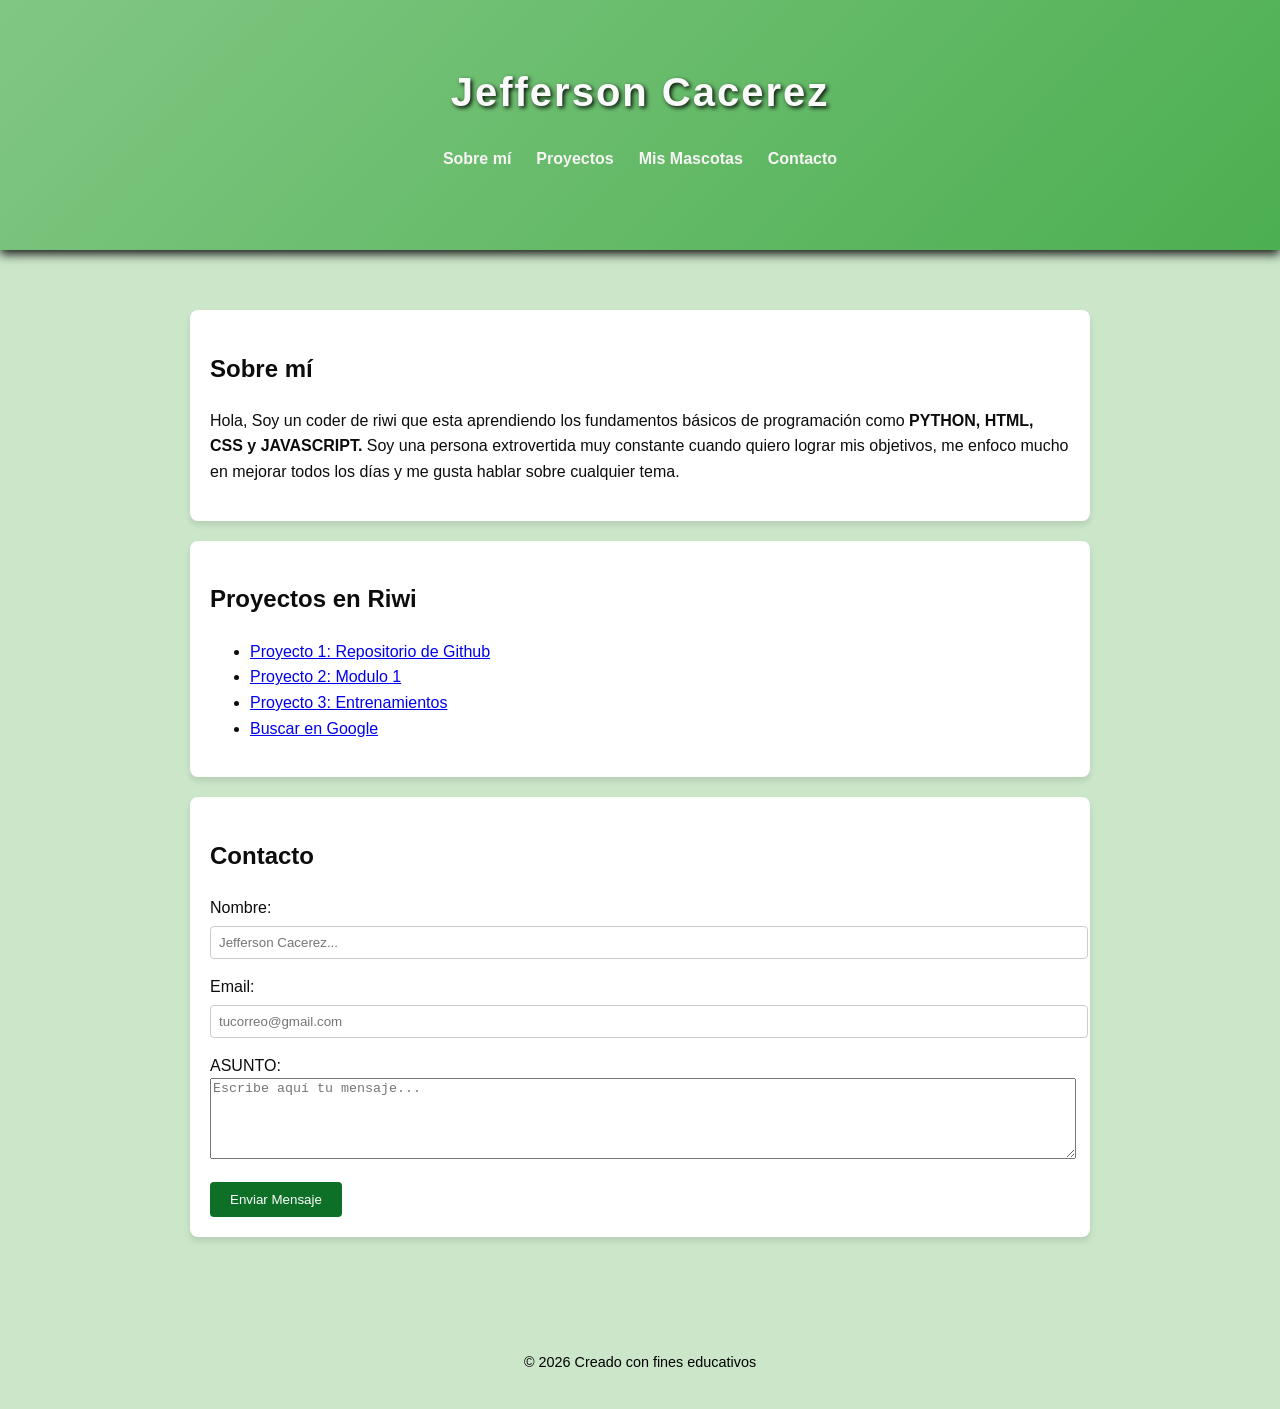
<file: MODULO 2 HTML Y CSS/PORTAFOLIO/index.html>
<!DOCTYPE html>
<html lang="es">
<head>
    <meta charset="UTF-8">
    <meta name="viewport" content="width=device-width, initial-scale=1.0">
    <title>Mi Portafolio | Inicio</title>
    <link rel="stylesheet" href="styles.css">
</head>
<body>

    <header>
        <h1>Jefferson Cacerez</h1>
        <nav>
            <ul>
                <li><a href="#sobre-mi">Sobre mí</a></li>
                <li><a href="#proyectos">Proyectos</a></li>
                <li><a href="mascotas.html">Mis Mascotas</a></li>
                <li><a href="#contacto">Contacto</a></li>
            </ul>
        </nav>
    </header>

    <main>
        <section id="sobre-mi" class="card">
            <h2>Sobre mí</h2>
            <p>Hola, Soy un coder de riwi que esta aprendiendo los fundamentos básicos de programación como <b>PYTHON, HTML, CSS y JAVASCRIPT.</b> Soy una persona extrovertida muy constante cuando quiero lograr mis objetivos, me enfoco mucho en mejorar todos los días y me gusta hablar sobre cualquier tema.</p>
        </section>

        <section id="proyectos" class="card">
            <h2>Proyectos en Riwi</h2>
            <ul>
                <li><a href="https://github.com/jeffersoncace0-ctrl/jeffersoncace0-ctrl" target="_blank" rel="noopener noreferrer">Proyecto 1: Repositorio de Github</a></li>
                <li><a href="https://github.com/jeffersoncace0-ctrl/semanas-entregable-/tree/feature/1-codigo" target="_blank" rel="noopener noreferrer">Proyecto 2: Modulo 1</a></li>
                <li><a href="https://github.com/jeffersoncace0-ctrl/CalculadoraDeNotas/tree/feature/3-codigo" target="_blank" rel="noopener noreferrer">Proyecto 3: Entrenamientos</a></li>
                <li><a href="https://google.com" target="_blank" rel="noopener noreferrer">Buscar en Google</a></li>
            </ul>
        </section>

        <section id="contacto" class="card">
            <h2>Contacto</h2>
            <form>
                <div class="form-group">
                    <label for="nombre">Nombre:</label>
                    <input type="text" id="nombre" placeholder="Jefferson Cacerez..." minlength="3" required>
                </div>

                <div class="form-group">
                    <label for="email">Email:</label>
                    <input type="email" id="email" name="email" placeholder="tucorreo@gmail.com" required>
                </div>

                <div class="form-group">
                    <label for="mensaje">ASUNTO:</label><br>
                    <textarea id="mensaje" name="mensaje" rows="5" placeholder="Escribe aquí tu mensaje..." style="width: 100%;"></textarea>
                </div>

                <button type="submit">Enviar Mensaje</button>
            </form>
        </section>
    </main>

    <footer>
        <p>&copy; 2026 Creado con fines educativos</p>
    </footer>

</body>
</html>
</file>
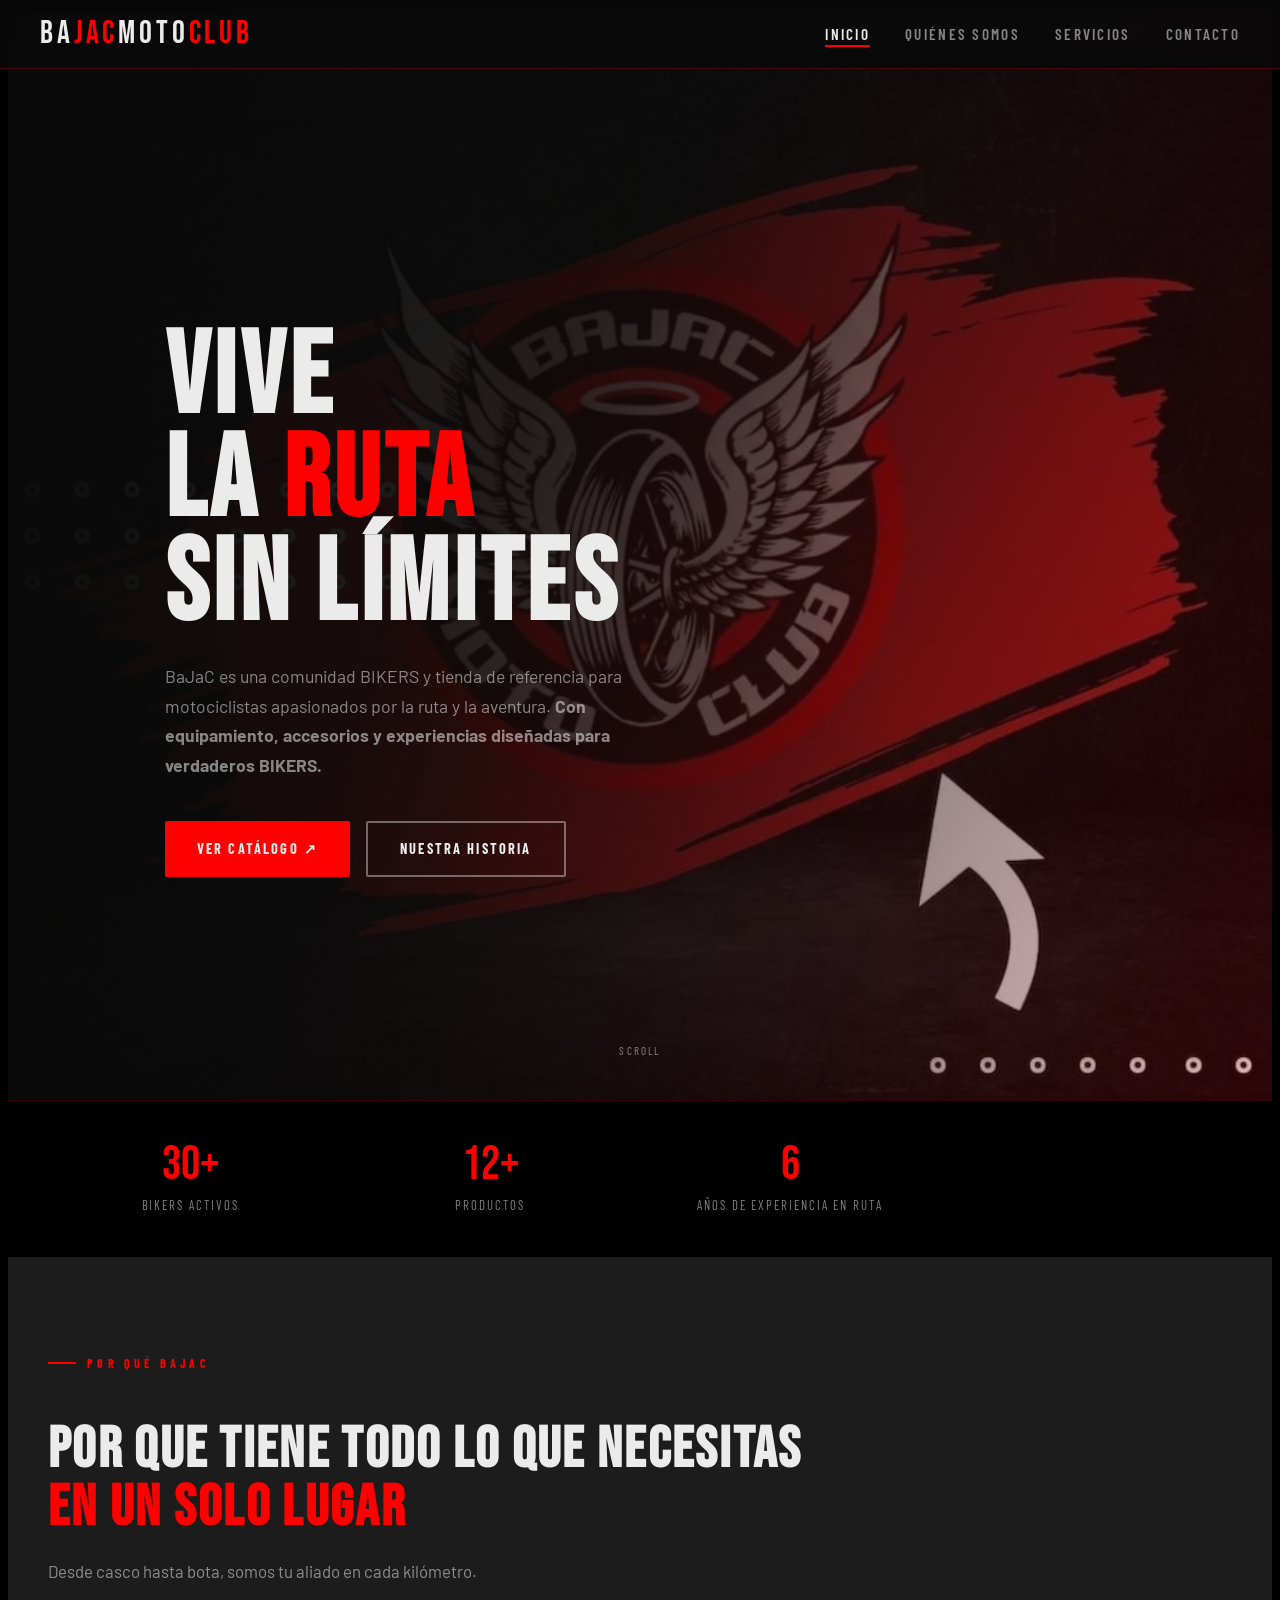
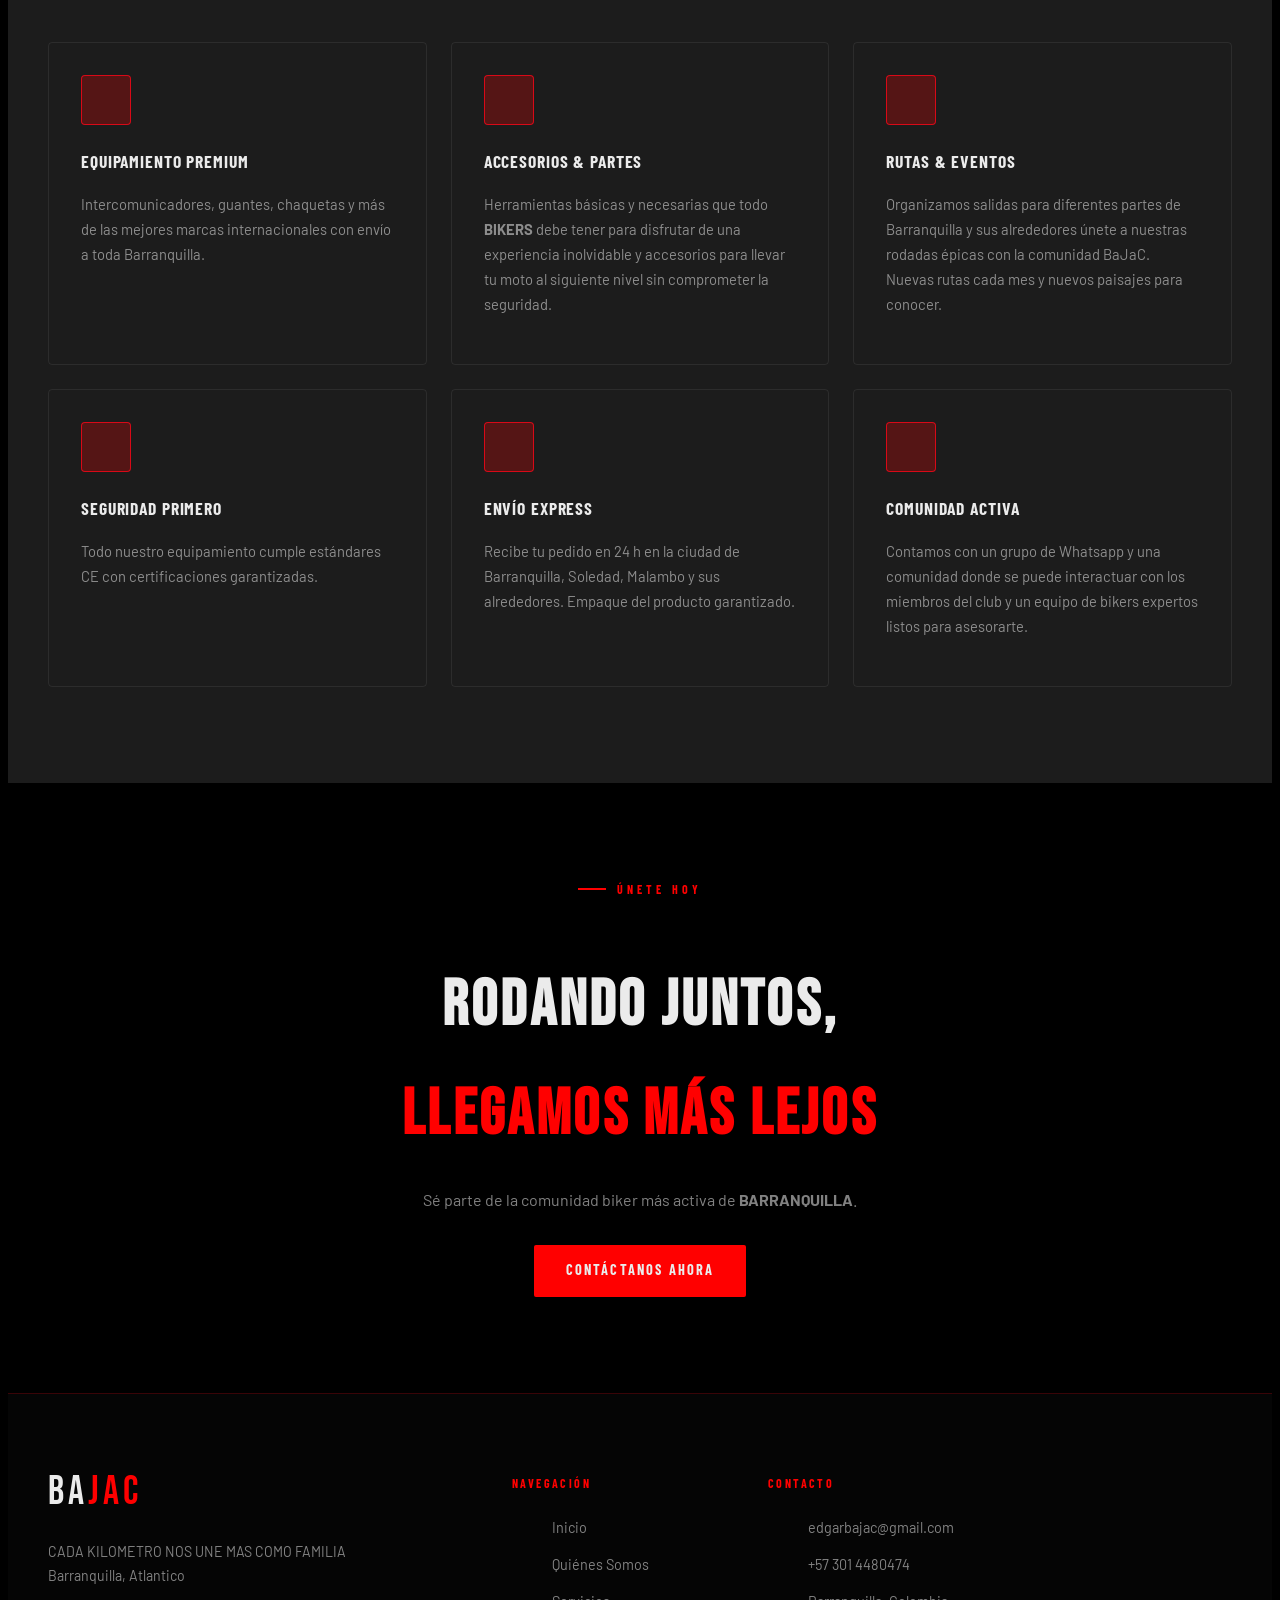
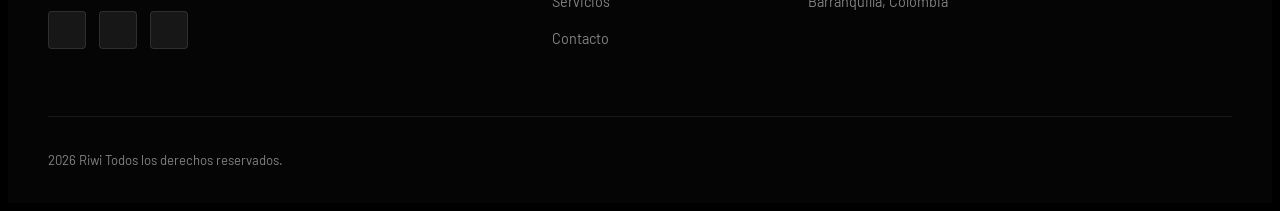
<file: MODULO 2 HTML Y CSS/SITIO/index.html>
<!DOCTYPE html>
<html lang="es">
<head>
  <meta charset="UTF-8" />
  <meta name="viewport" content="width=device-width, initial-scale=1.0" />
  <title>BaJaC — Home</title>
  <link rel="stylesheet" href="styles.css" />
</head>
<body>

  <nav class="navbar">
    <a href="index.html" class="nav-logo">Ba<span>JaC</span>MOTO<span>CLUB</span> </a>
    <button class="nav-toggle" id="navToggle" aria-label="Menú">
      <span></span><span></span><span></span>
    </button>
    <ul class="nav-links" id="navLinks">
      <li><a href="index.html" class="active">Inicio</a></li>
      <li><a href="quienes-somos.html">Quiénes Somos</a></li>
      <li><a href="servicios.html">Servicios</a></li>
      <li><a href="contacto.html" class="nav-cta">Contacto</a></li>
    </ul>
  </nav>

  <section class="hero" id="top">
    <div class="hero-bg"></div>
    <div class="hero-overlay"></div>
    <div class="hero-content">

  <h1 class="main-title"></h1>

  <h1 class="hero-title">
    VIVE<br>LA <span class="accent">RUTA</span><br>SIN LÍMITES
  </h1>
      <p class="hero-desc">
        BaJaC es una comunidad BIKERS y tienda de referencia para motociclistas apasionados por la ruta y la aventura.
        <b>Con equipamiento, accesorios y experiencias diseñadas para verdaderos BIKERS.</b>
      </p>
      <div class="btn-group">
        <a href="servicios.html" class="btn btn-primary">Ver Catálogo ↗</a>
        <a href="quienes-somos.html" class="btn btn-outline">Nuestra Historia</a>
      </div>
    </div>
    <div class="scroll-indicator">
      <span>Scroll</span>
    </div>
  </section>

  <div class="stats-bar">
    <div class="stats-grid">
      <div>
        <div class="stat-number">30+</div>
        <div class="stat-label">Bikers activos</div>
      </div>
      <div>
        <div class="stat-number">12+</div>
        <div class="stat-label">Productos</div>
      </div>
      <div>
        <div class="stat-number">6</div>
        <div class="stat-label">Años de experiencia en ruta</div>
      </div>
    </div>
  </div>
  
  <section class="features-section">
    <div class="container">
      <div class="section-tag">Por qué BaJaC</div>
      <h2 class="section-title">POR QUE TIENE TODO LO QUE NECESITAS<br><span class="accent">EN UN SOLO LUGAR</span></h2>
      <p class="section-lead">Desde casco hasta bota, somos tu aliado en cada kilómetro.</p>
      <div class="features-grid">
        <div class="feature-card">
          <div class="feature-icon"></div>
          <div class="feature-title">Equipamiento Premium</div>
          <p class="feature-text">Intercomunicadores, guantes, chaquetas y más de las mejores marcas internacionales con envío a toda Barranquilla.</p>
        </div>
        <div class="feature-card">
          <div class="feature-icon"></div>
          <div class="feature-title">Accesorios & Partes</div>
          <p class="feature-text">Herramientas básicas y necesarias que todo <b>BIKERS</b> debe tener para disfrutar de una experiencia inolvidable y accesorios para llevar tu moto al siguiente nivel sin comprometer la seguridad.</p>
        </div>
        <div class="feature-card">
          <div class="feature-icon"></div>
          <div class="feature-title">Rutas & Eventos</div>
          <p class="feature-text">Organizamos salidas para diferentes partes de Barranquilla y sus alrededores únete a nuestras rodadas épicas con la comunidad BaJaC. Nuevas rutas cada mes y nuevos paisajes para conocer.</p>
        </div>
        <div class="feature-card">
          <div class="feature-icon"></div>
          <div class="feature-title">Seguridad Primero</div>
          <p class="feature-text">Todo nuestro equipamiento cumple estándares CE con certificaciones garantizadas. </p>
        </div>
        <div class="feature-card">
          <div class="feature-icon"></div>
          <div class="feature-title">Envío Express</div>
          <p class="feature-text">Recibe tu pedido en 24 h en la ciudad de Barranquilla, Soledad, Malambo y sus alrededores. Empaque del producto garantizado.</p>
        </div>
        <div class="feature-card">
          <div class="feature-icon"></div>
          <div class="feature-title">Comunidad Activa</div>
          <p class="feature-text">Contamos con un grupo de Whatsapp y una comunidad donde se puede interactuar con los miembros del club y un equipo de bikers expertos listos para asesorarte.</p>
        </div>
      </div>
    </div>
  </section>

  <div class="cta-banner">
    <div class="cta-banner-bg"></div>
    <div class="cta-banner-content">
      <div class="section-tag" style="justify-content:center;">Únete hoy</div>
      <h2>RODANDO JUNTOS,<br><span style="color:var(--red)">LLEGAMOS MÁS LEJOS</span></h2>
      <p>Sé parte de la comunidad biker más activa de <b>BARRANQUILLA</b>.</p>
      <a href="contacto.html" class="btn btn-primary">Contáctanos ahora</a>
    </div>
  </div>

  <footer>
    <div class="footer-grid">
      <div>
        <div class="footer-brand-name">Ba<span>JaC</span></div>
        <p class="footer-tagline">CADA KILOMETRO NOS UNE MAS COMO FAMILIA<br>Barranquilla, Atlantico</p>
        <div class="social-links">
          <a href="https://www.instagram.com/edgarbajac?igsh=YXRyZWZpN29hNXk4" target="_blank" class="social-link" aria-label="Instagram"></a>
          <a href="https://www.facebook.com/EBajac" target="_blank" class="social-link" aria-label="Facebook"></a>
          <a href="https://m.youtube.com/@Bajac_" target="_blank" class="social-link" aria-label="Youtube"></a>
        </div>
      </div>
      <div class="footer-col">
        <h4>Navegación</h4>
        <ul>
          <li><a href="index.html">Inicio</a></li>
          <li><a href="quienes-somos.html">Quiénes Somos</a></li>
          <li><a href="servicios.html">Servicios</a></li>
          <li><a href="contacto.html">Contacto</a></li>
        </ul>
      </div>
      <div class="footer-col">
        <h4>Contacto</h4>
        <ul>
          <li><a href="mailto:edgarbajac@gmail.com">edgarbajac@gmail.com</a></li>
          <li><a href="tel:+573014480474">+57 301 4480474</a></li>
          <li><a href="#">Barranquilla, Colombia</a></li>
        </ul>
      </div>
    </div>
    
    <div class="footer-bottom">
      <span> 2026 Riwi Todos los derechos reservados.</span>
    </div>
  </footer>

  <button class="back-to-top" id="backToTop" aria-label="Volver arriba">▲</button>

  <script>
    const toggle = document.getElementById('navToggle');
    const links  = document.getElementById('navLinks');
    toggle.addEventListener('click', () => links.classList.toggle('open'));

    const btn = document.getElementById('backToTop');
    window.addEventListener('scroll', () => {
      btn.classList.toggle('visible', window.scrollY > 320);
    });
    btn.addEventListener('click', () => window.scrollTo({ top: 0, behavior: 'smooth' }));
  </script>
</body>
</html>
</file>
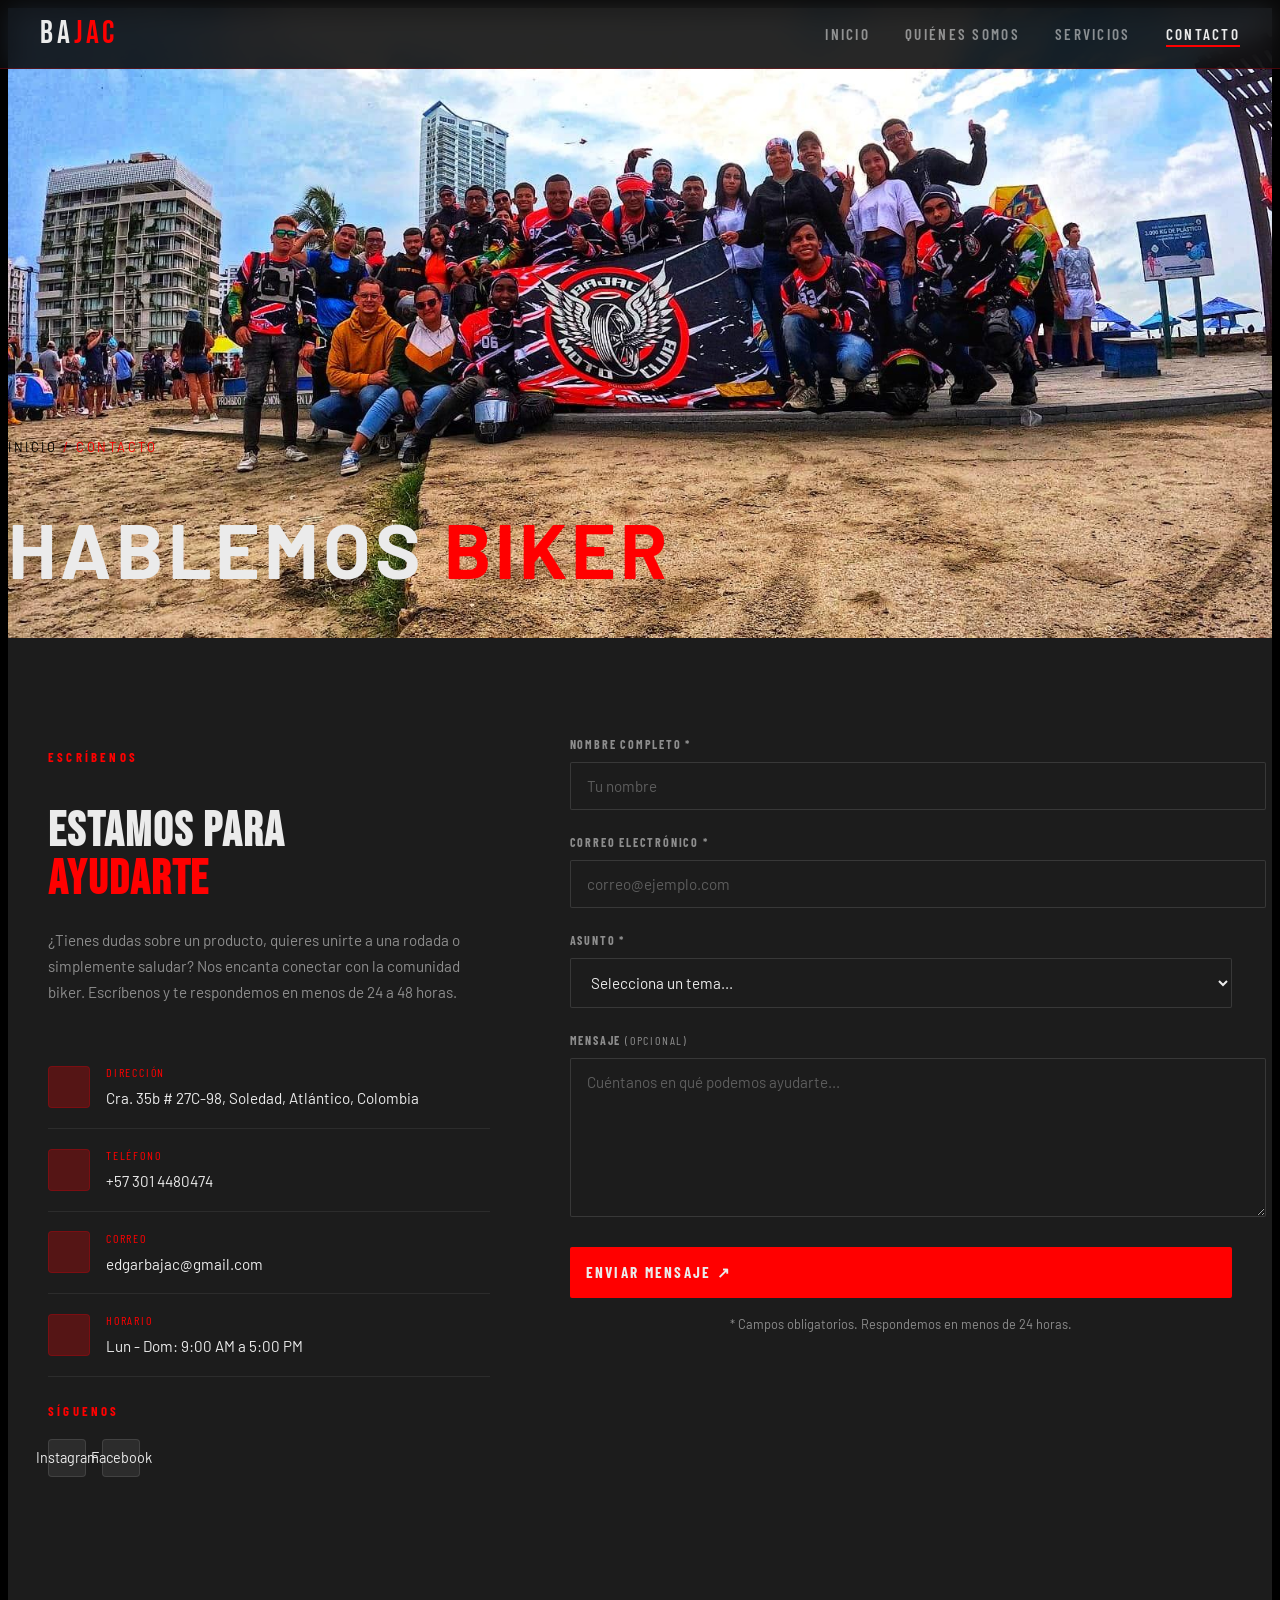
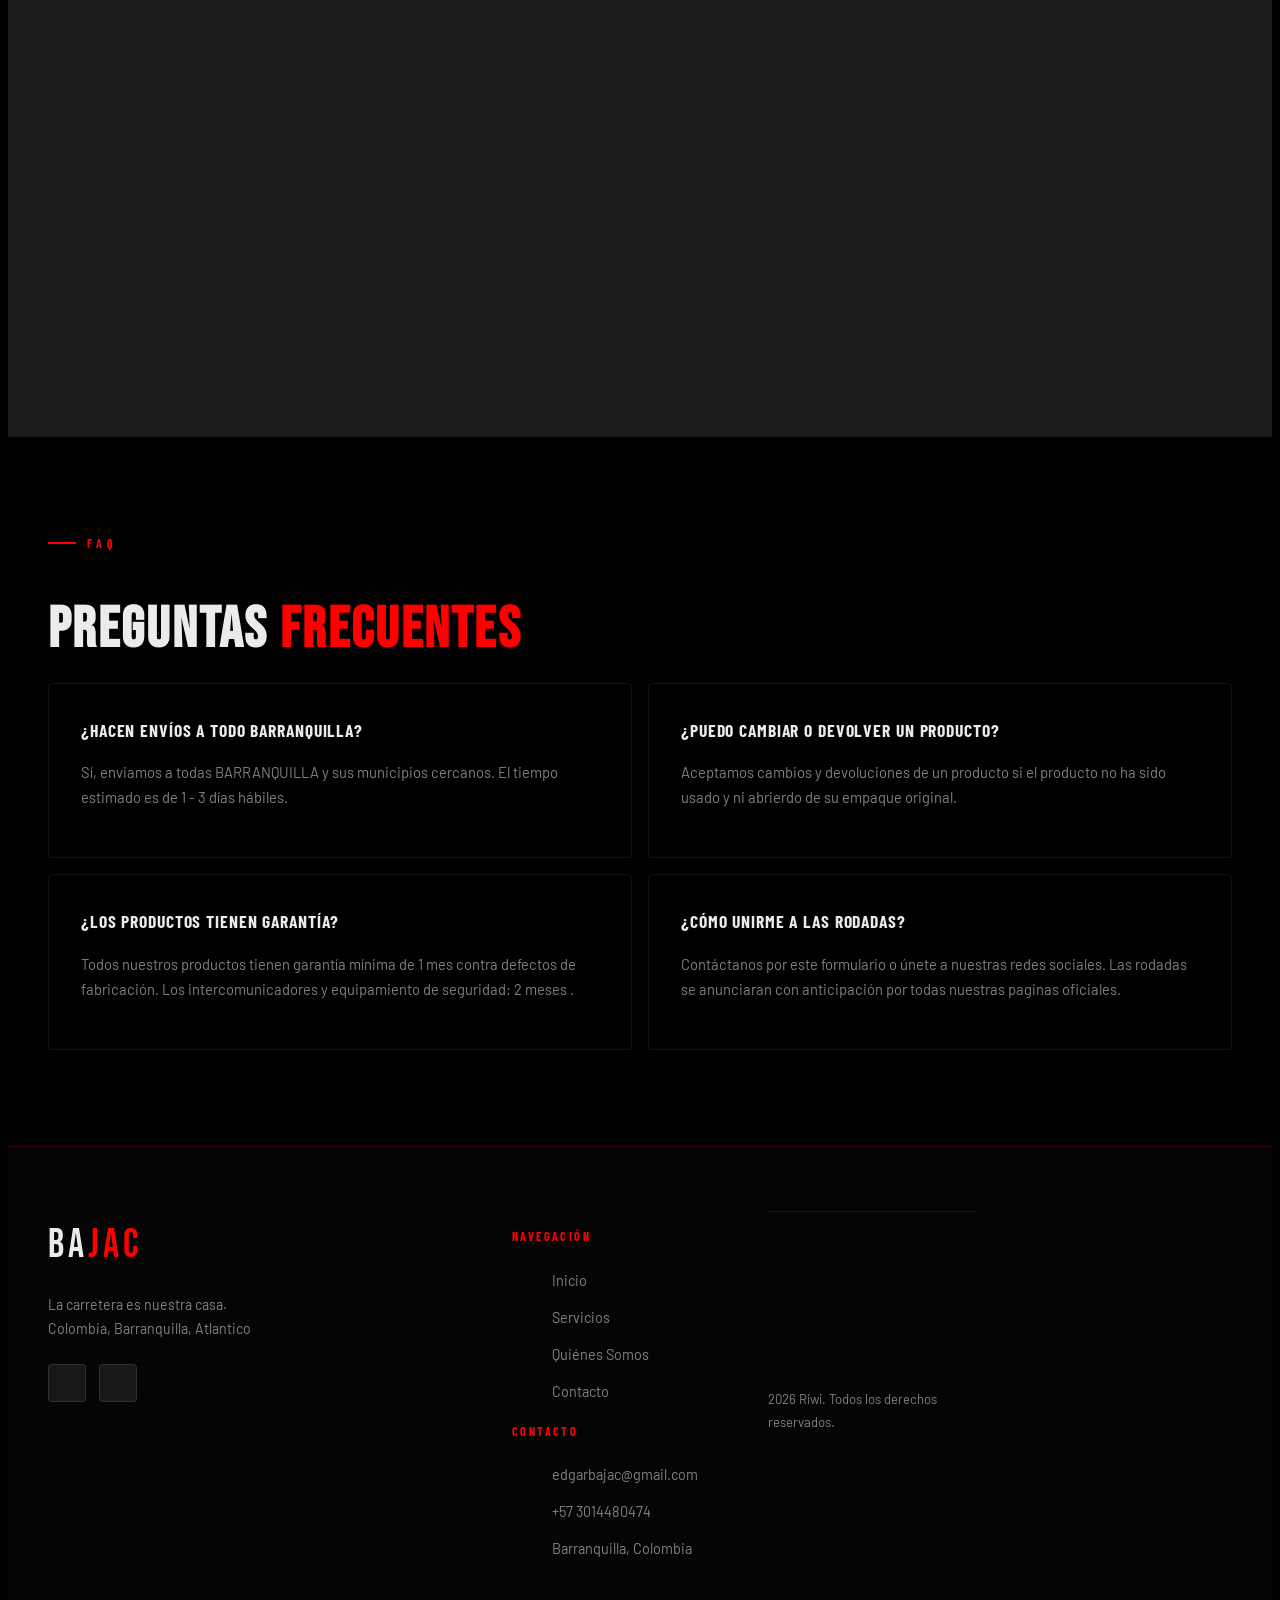
<file: MODULO 2 HTML Y CSS/SITIO/contacto.html>
<!DOCTYPE html>
<html lang="es">
<head>
  <meta charset="UTF-8" />
  <meta name="viewport" content="width=device-width, initial-scale=1.0" />
  <title>BaJaC — Contacto</title>
  <link rel="stylesheet" href="styles.css" />
</head>
<body>

  <nav class="navbar">
    <a href="index.html" class="nav-logo">Ba<span>JaC</span></a>
    <button class="nav-toggle" id="navToggle" aria-label="Menú">
      <span></span><span></span><span></span>
    </button>
    <ul class="nav-links" id="navLinks">
      <li><a href="index.html">Inicio</a></li>
      <li><a href="quienes-somos.html">Quiénes Somos</a></li>
      <li><a href="servicios.html">Servicios</a></li>
      <li><a href="contacto.html" class="active nav-cta">Contacto</a></li>
    </ul>
  </nav>

  <div class="page-hero" id="top">
    <div class="page-hero-bg" style="background-image: url('img/GRUPOMOTERO.jpeg');"></div>
      
    <div class="page-hero-content">
      <div class="breadcrumb"><a href="index.html">Inicio</a> / Contacto</div>
      <h1>HABLEMOS <span>BIKER</span></h1>
    </div>
  </div>

  <section class="contact-section">
    <div class="container">
      <div class="contact-grid">

        <div class="contact-info">
          <h3>Escríbenos</h3>
          <h2>ESTAMOS PARA<br><span style="color:var(--red)">AYUDARTE</span></h2>
          <p>
            ¿Tienes dudas sobre un producto, quieres unirte a una rodada o simplemente
            saludar? Nos encanta conectar con la comunidad biker. Escríbenos y te
            respondemos en menos de 24 a 48 horas.
          </p>

          <div class="contact-item">
            <div class="contact-item-icon"></div>
            <div>
              <span class="contact-item-label">Dirección</span>
              <span class="contact-item-value">Cra. 35b # 27C-98, Soledad, Atlántico, Colombia</span>
            </div>
          </div>
          <div class="contact-item">
            <div class="contact-item-icon"></div>
            <div>
              <span class="contact-item-label">Teléfono</span>
              <span class="contact-item-value">+57 301 4480474</span>
            </div>
          </div>
          <div class="contact-item">
            <div class="contact-item-icon"></div>
            <div>
              <span class="contact-item-label">Correo</span>
              <span class="contact-item-value">edgarbajac@gmail.com</span>
            </div>
          </div>
          <div class="contact-item">
            <div class="contact-item-icon"></div>
            <div>
              <span class="contact-item-label">Horario</span>
              <span class="contact-item-value">Lun - Dom: 9:00 AM a 5:00 PM</span>
            </div>
          </div>

          <div style="margin-top: 1.5rem;">
            <h3 style="margin-bottom: 1rem;">Síguenos</h3>
            <div style="display: flex; gap: 1rem;">
              <a href="https://www.instagram.com/edgarbajac?igsh=YXRyZWZpN29hNXk4" target="_blank" class="social-link" aria-label="Instagram">Instagram</a>
              <a href="https://www.facebook.com/EBajac" target="_blank" class="social-link" aria-label="Facebook">Facebook</a>
            </div>
          </div>
        </div>

        <div class="contact-form-container">
          <!-- FORMULARIO INICIADO -->
          <form action="#" method="POST">
            <div class="form-group">
              <label for="nombre">Nombre Completo *</label>
              <input type="text" id="nombre" name="nombre" class="form-control" placeholder="Tu nombre" required>
            </div>

            <div class="form-group">
              <label for="email">Correo Electrónico *</label>
              <input type="email" id="email" name="email" class="form-control" placeholder="correo@ejemplo.com" required>
            </div>

            <div class="form-group">
              <label for="asunto">Asunto *</label>
              <select id="asunto" name="asunto" class="form-control" required>
                <option value="" disabled selected>Selecciona un tema...</option>
                <option value="producto">Consulta sobre producto</option>
                <option value="pedido">Pedido / Compra</option>
                <option value="eventos">Rodadas y eventos</option>
                <option value="soporte">Soporte técnico</option>
                <option value="otro">Otro</option>
              </select>
            </div>

            <div class="form-group">
              <label for="mensaje">Mensaje <span style="color:var(--white-mid); font-weight:400;">(Opcional)</span></label>
              <textarea id="mensaje" name="mensaje" class="form-control" rows="5" placeholder="Cuéntanos en qué podemos ayudarte..."></textarea>
            </div>

            <button type="submit" class="btn btn-primary form-submit">
              Enviar Mensaje ↗
            </button>
            <p class="form-note">* Campos obligatorios. Respondemos en menos de 24 horas.</p>
          </form>
        </div>

      </div>

<div style="width:100%; height:400px; margin-top:4rem;">
  <iframe 
  src="https://www.google.com/maps/embed?pb=!1m14!1m8!1m3!1d3917.421485557527!2d-74.7743!3d10.9315!3m2!1i1024!2i768!4f13.1!3m3!1m2!1s0x8ef5cd6735e5be75%3A0xba07756cd80c32dd!2sCra.%2035b%20%23%2027C-98%2C%20Soledad%2C%20Atl%C3%A1ntico!5e0!3m2!1sen!2sco!4v1776006707321!5m2!1sen!2sco"
  width="1250" 
  height="450" 
  style="border:0;" 
  allowfullscreen="" 
  loading="lazy" 
  referrerpolicy="no-referrer-when-downgrade"></iframe>

  </iframe>
</div>

    </div>
  </section>

  <section style="background: var(--black);">
    <div class="container">
      <div class="section-tag">FAQ</div>
      <h2 class="section-title" style="margin-bottom: 1.5rem;">PREGUNTAS <span class="accent">FRECUENTES</span></h2>
      <div style="display: grid; grid-template-columns: 1fr 1fr; gap: 1rem;" class="faq-grid">
        <div class="feature-card">
          <div class="feature-title">¿Hacen envíos a todo Barranquilla?</div>
          <p class="feature-text">Sí, enviamos a todas BARRANQUILLA y sus municipios cercanos. El tiempo estimado es de 1 - 3 días hábiles.</p>
        </div>
        <div class="feature-card">
          <div class="feature-title">¿Puedo cambiar o devolver un producto?</div>
          <p class="feature-text">Aceptamos cambios y devoluciones de un producto si el producto no ha sido usado y ni abrierdo de su empaque original.</p>
        </div>
        <div class="feature-card">
          <div class="feature-title">¿Los productos tienen garantía?</div>
          <p class="feature-text">Todos nuestros productos tienen garantía mínima de 1 mes contra defectos de fabricación. Los intercomunicadores y equipamiento de seguridad: 2 meses .</p>
        </div>
        <div class="feature-card">
          <div class="feature-title">¿Cómo unirme a las rodadas?</div>
          <p class="feature-text">Contáctanos por este formulario o únete a nuestras redes sociales. Las rodadas se anunciaran con anticipación por todas nuestras paginas oficiales.</p>
        </div>
      </div>
    </div>
  </section>

  <footer>
    <div class="footer-grid">
      <div>
        <div class="footer-brand-name">Ba<span>JaC</span></div>
        <p class="footer-tagline">La carretera es nuestra casa.<br>Colombia, Barranquilla, Atlantico</p>
        <div class="social-links">
          <a href="https://www.instagram.com/edgarbajac?igsh=YXRyZWZpN29hNXk4" target="_blank" class="social-link" aria-label="Instagram"></a>
          <a href="https://www.facebook.com/EBajac" target="_blank" class="social-link" aria-label="Facebook"></a>
        </div>
      </div>
      <div class="footer-col">
        <h4>Navegación</h4>
        <ul>
          <li><a href="index.html">Inicio</a></li>
          <li><a href="servicios.html">Servicios</a></li>
          <li><a href="quienes-somos.html">Quiénes Somos</a></li>
          <li><a href="contacto.html">Contacto</a></li>
        </ul>
  
      <div class="footer-col">
        <h4>Contacto</h4>
        <ul>
          <li><a href="mailto:edgarbajac@gmail.com">edgarbajac@gmail.com</a></li>
          <li><a href="tel:+573014480474">+57 3014480474</a></li>
          <li><a href="#">Barranquilla, Colombia</a></li>
        </ul>
      </div>
    </div>
    <div class="footer-bottom">
      <span> 2026 Riwi. Todos los derechos reservados.</span>
    </div>
  </footer>

</body>
</html>
</file>
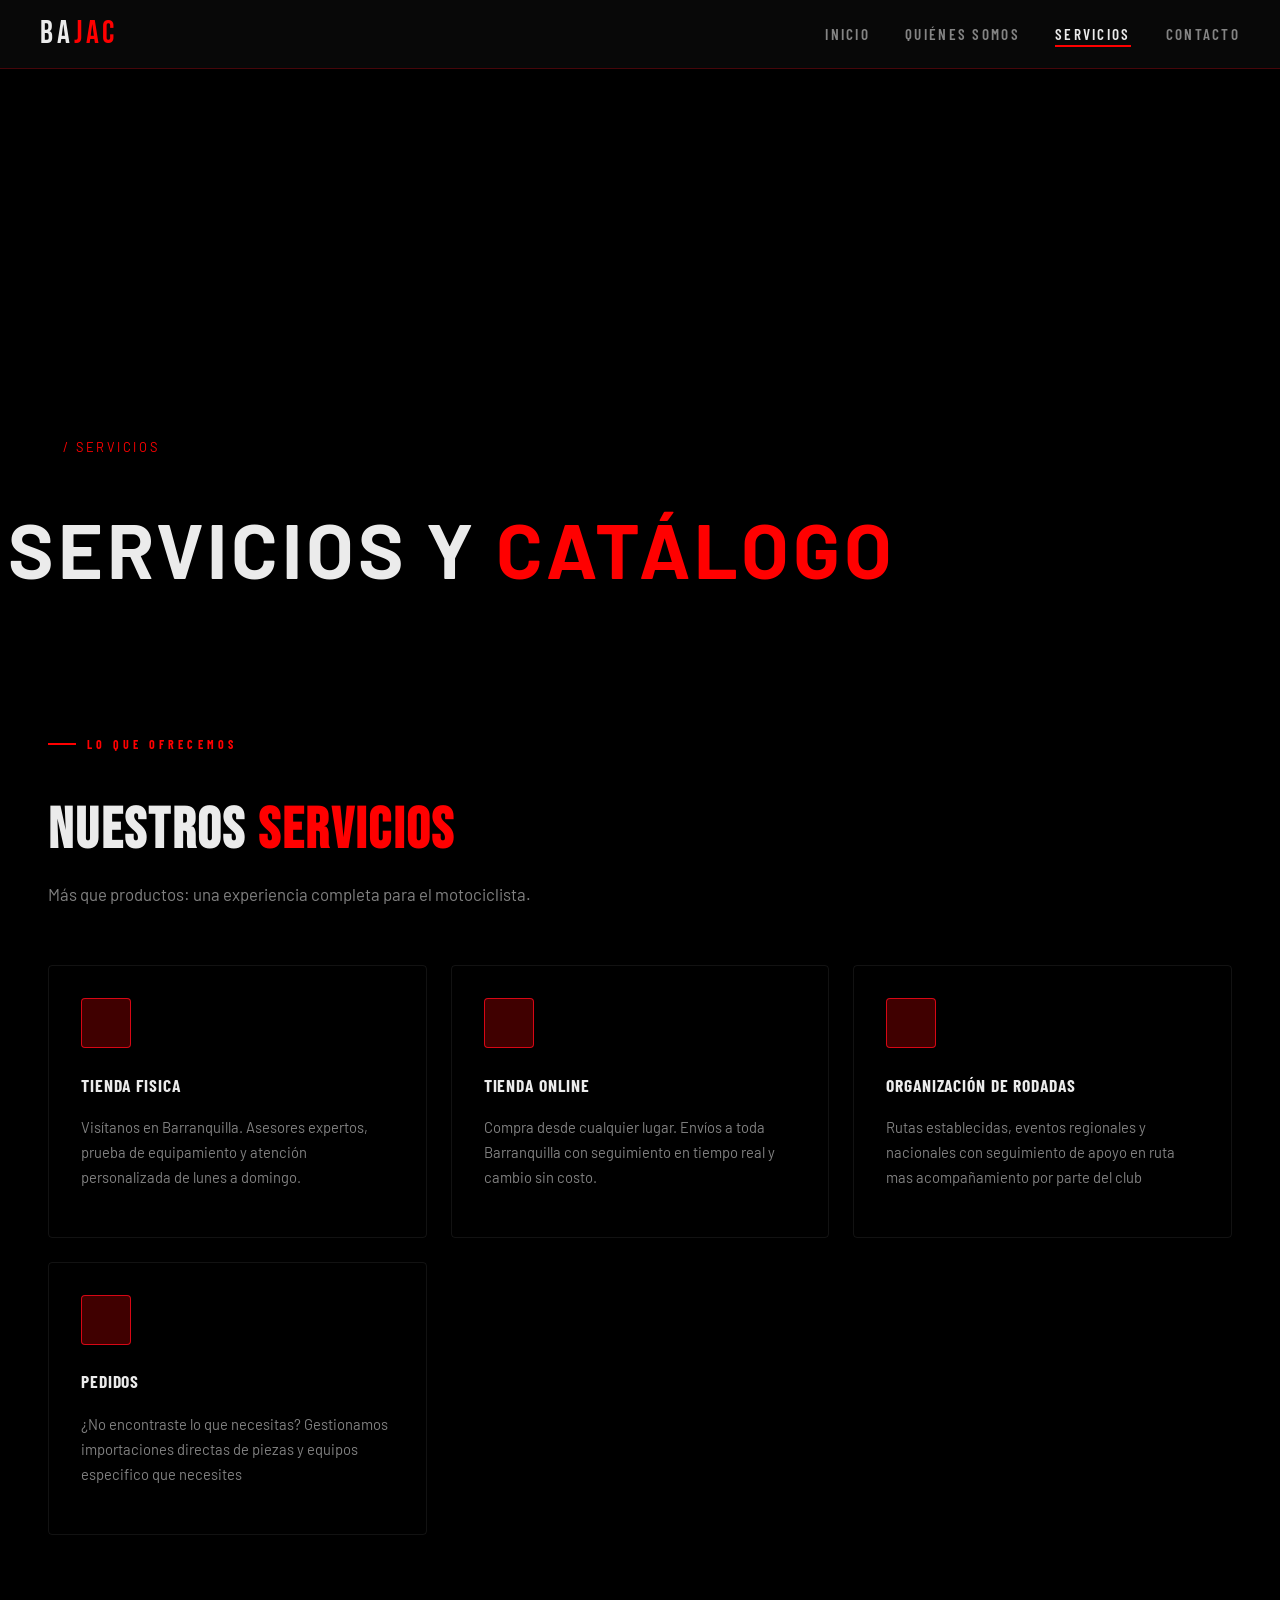
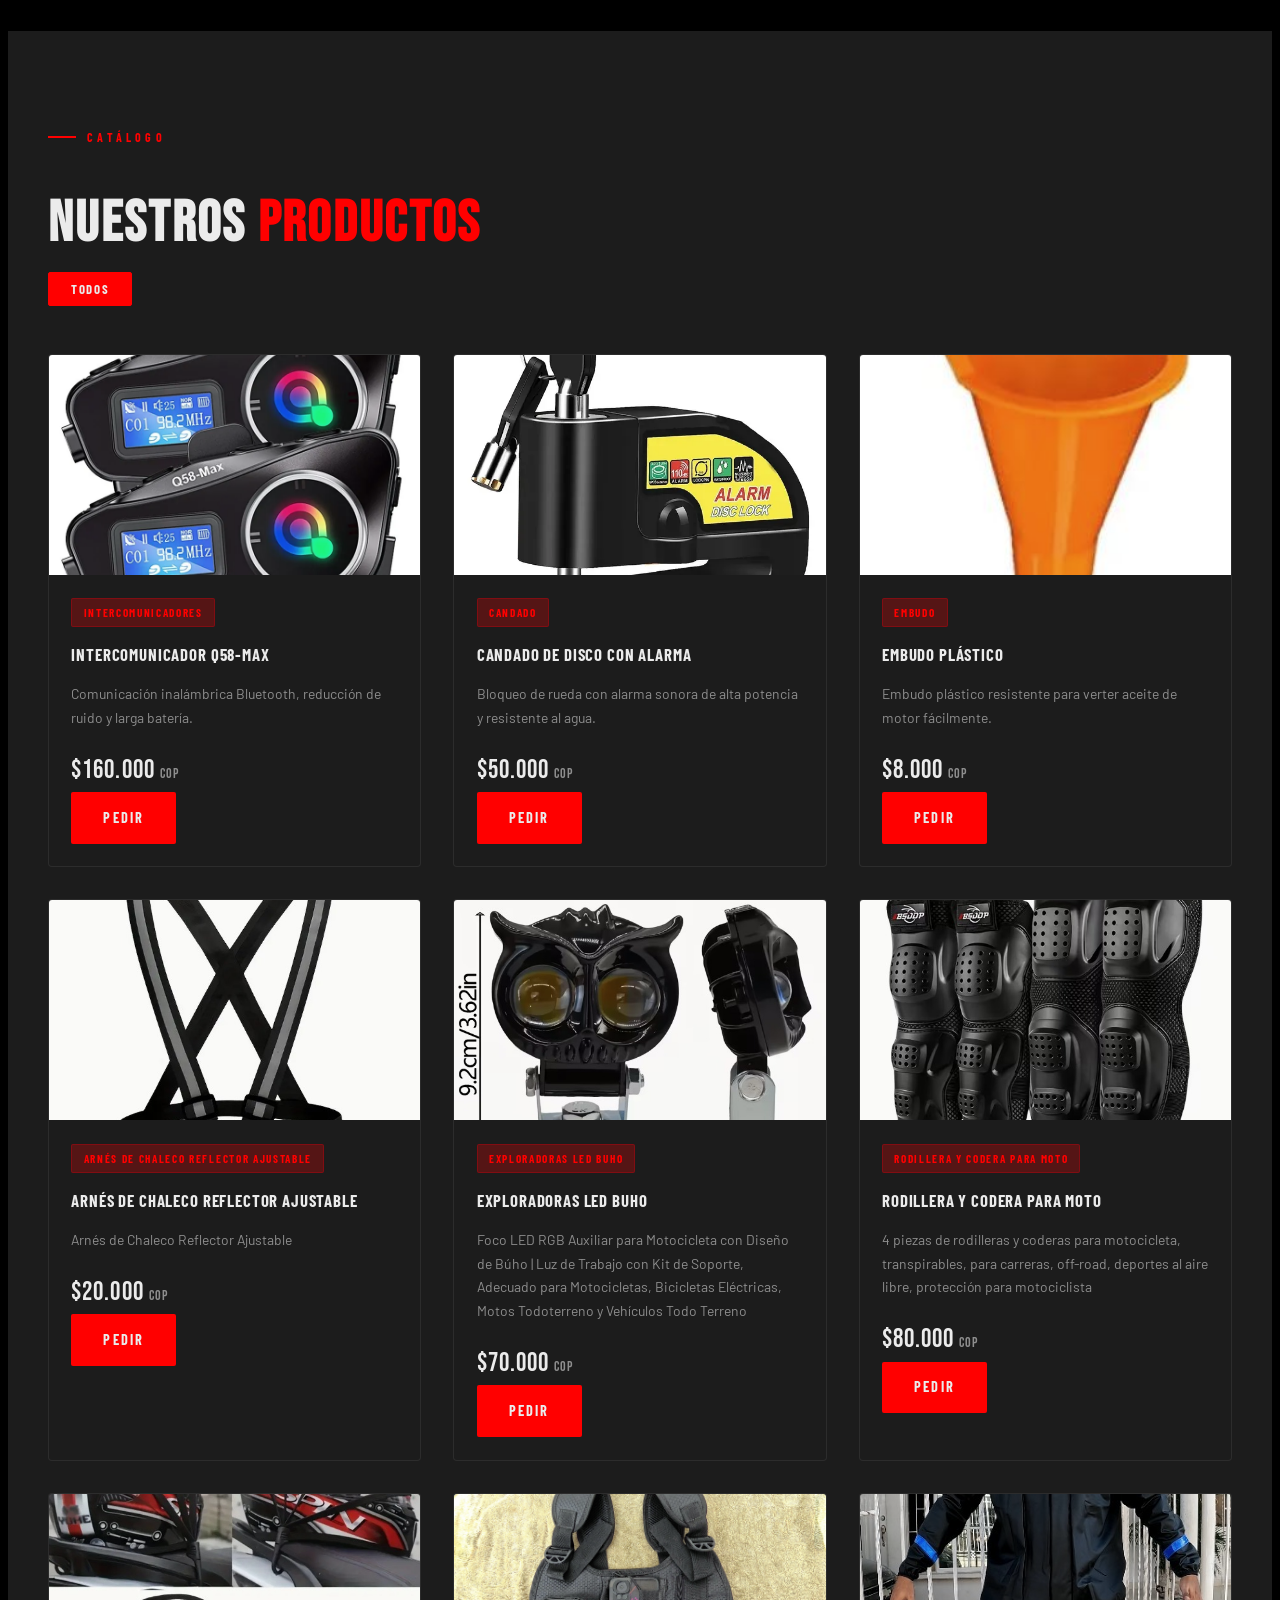
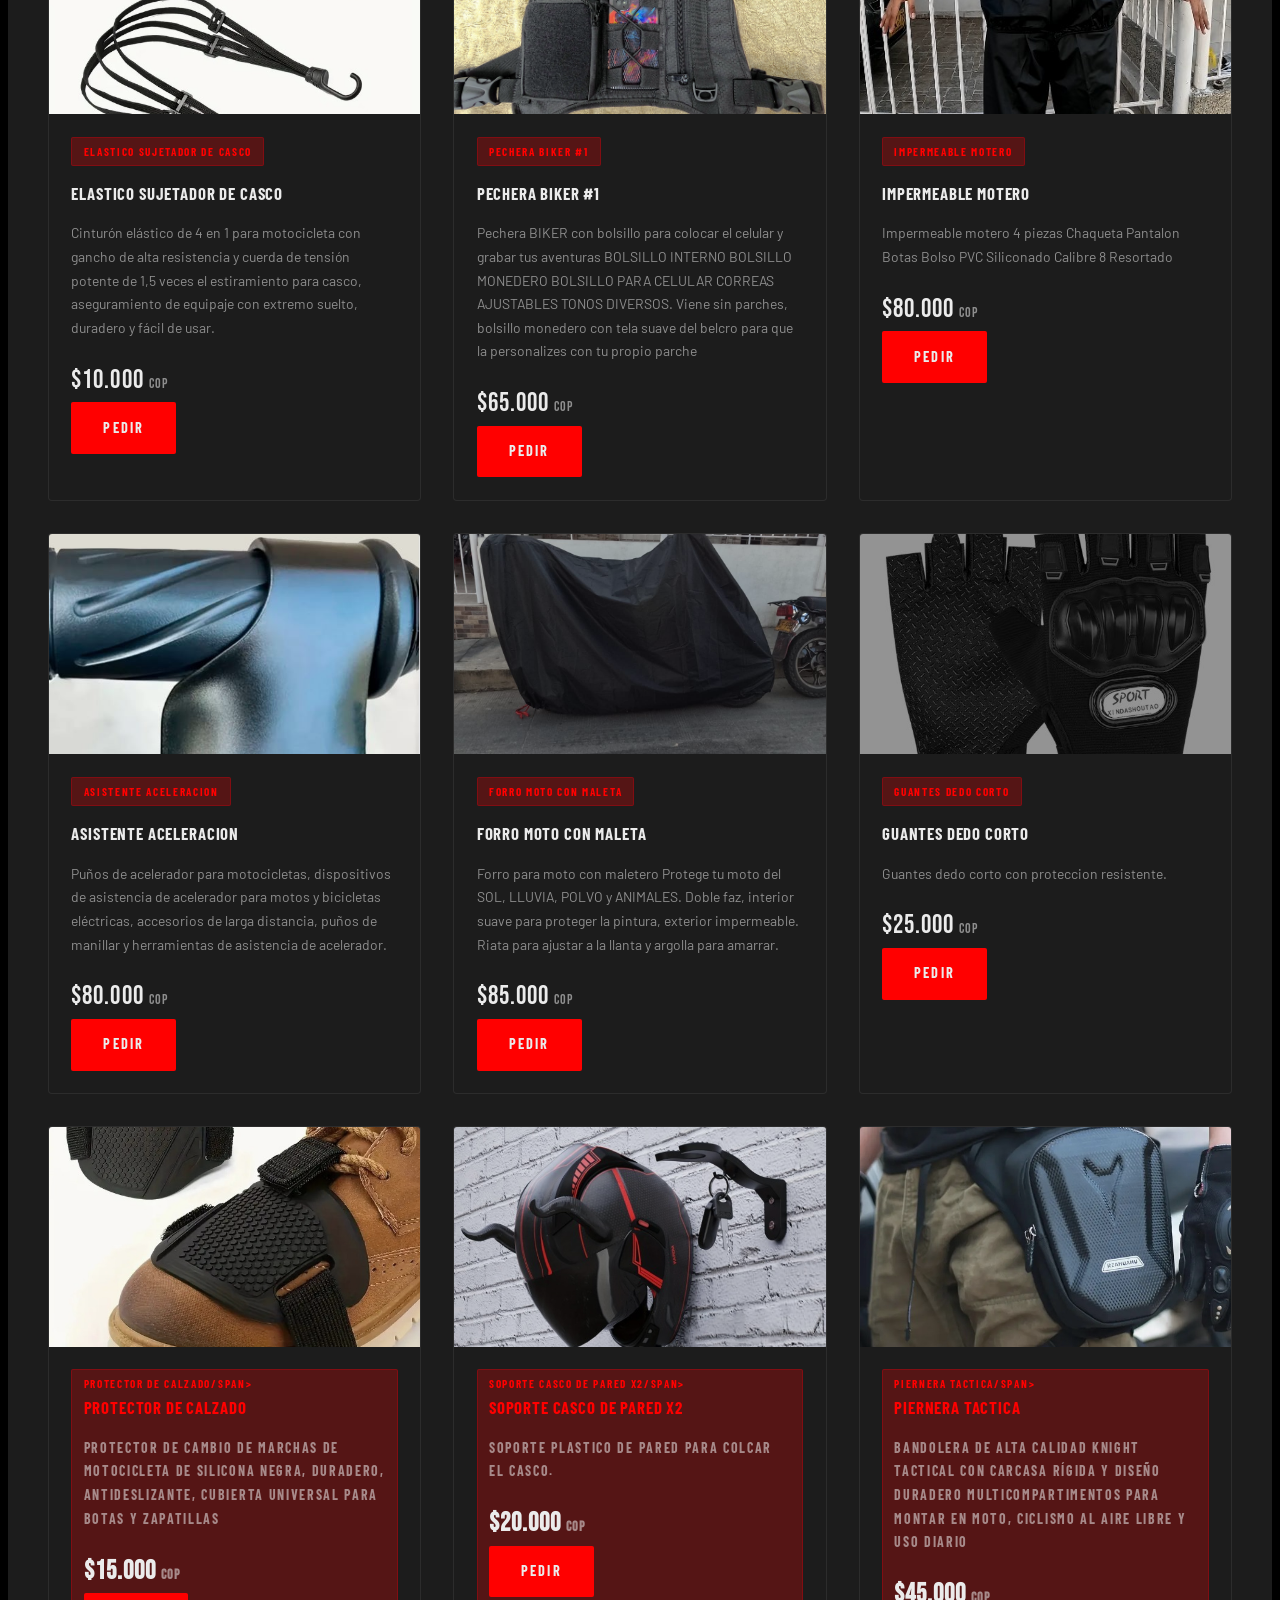
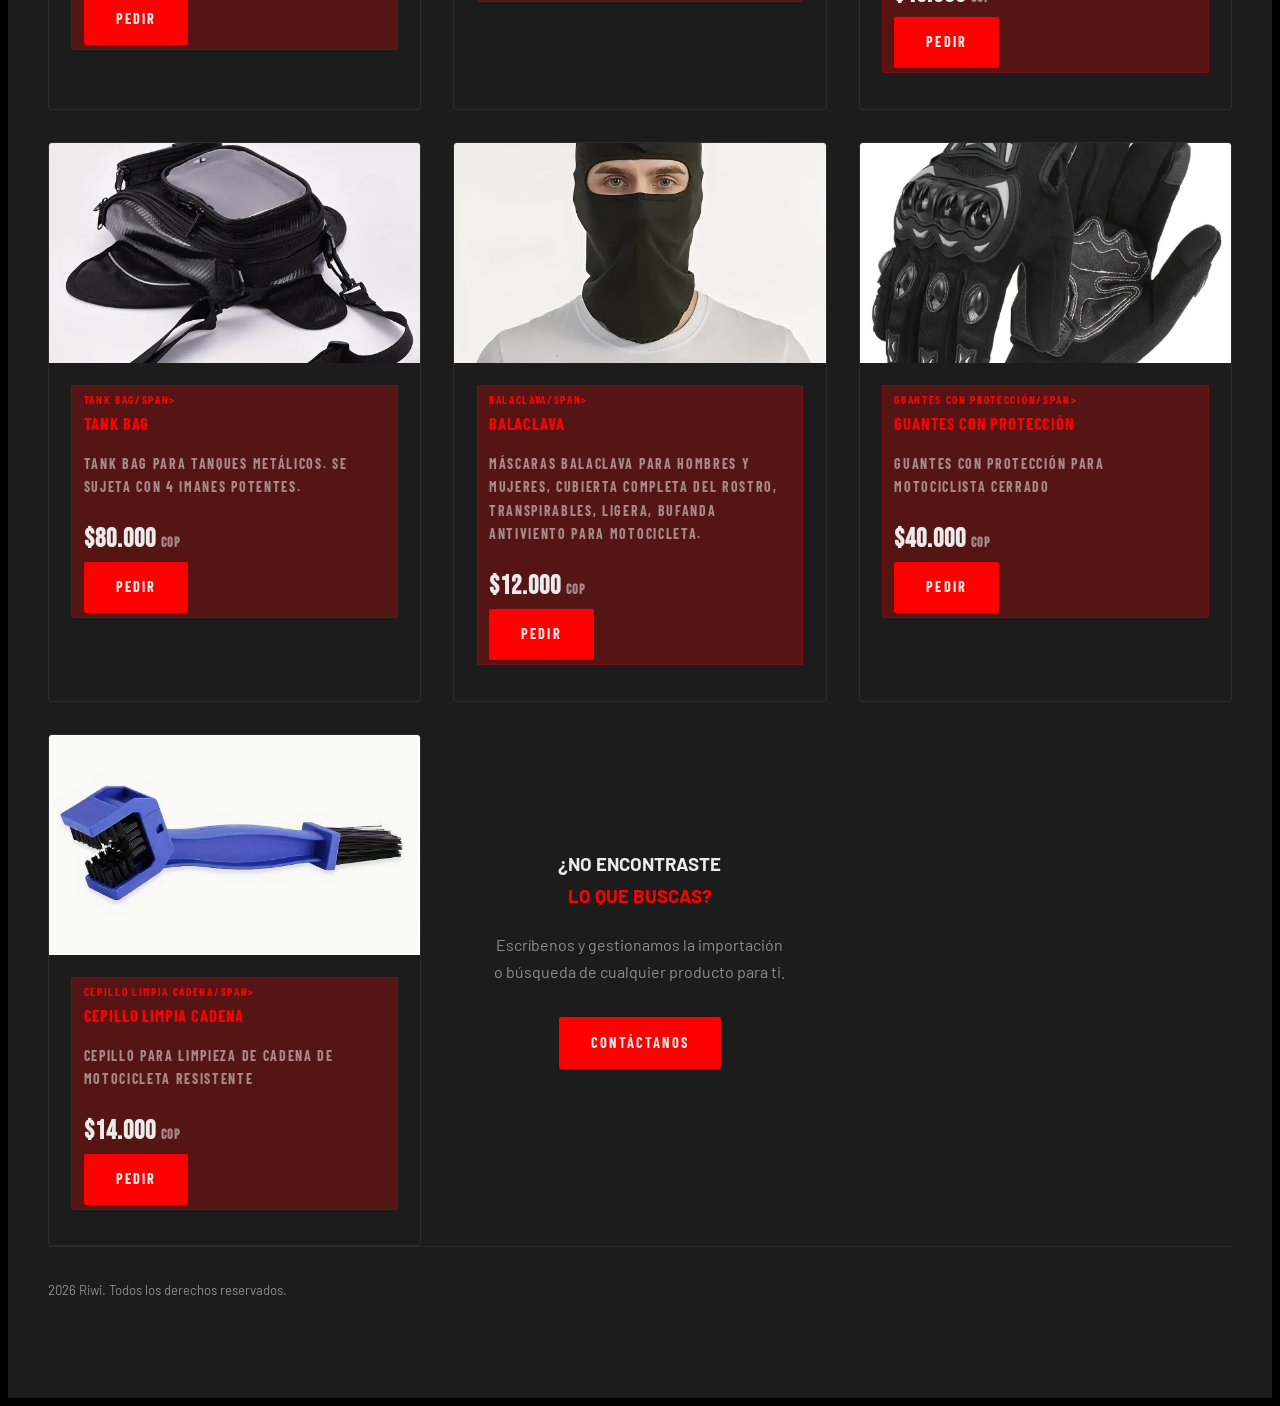
<file: MODULO 2 HTML Y CSS/SITIO/servicios.html>
<!DOCTYPE html>
<html lang="es">
<head>
  <meta charset="UTF-8" />
  <meta name="viewport" content="width=device-width, initial-scale=1.0" />
  <title>BaJaC — Servicios y; Catálogo</title>
  <link rel="stylesheet" href="styles.css" />
</head>
<body>

  <nav class="navbar">
    <a href="index.html" class="nav-logo">Ba<span>JaC</span></a>
    <button class="nav-toggle" id="navToggle" aria-label="Menú">
      <span></span><span></span><span></span>
    </button>
    <ul class="nav-links" id="navLinks">
      <li><a href="index.html">Inicio</a></li>
      <li><a href="quienes-somos.html">Quiénes Somos</a></li>
      <li><a href="servicios.html" class="active">Servicios</a></li>
      <li><a href="contacto.html" class="nav-cta">Contacto</a></li>
    </ul>
  </nav>

  <div class="page-hero" id="top">
    <div class="page-hero-bg" style="background-image: url('https://images.unsplash.com/photo-1568772585407-9361f9bf3a87?w=1600&q=80');"></div>
    <div class="page-hero-content">
      <div class="breadcrumb"><a href="index.html">Inicio</a> / Servicios</div>
      <h1>SERVICIOS Y <span>CATÁLOGO</span></h1>
    </div>
  </div>

  <section style="background: var(--black);">
    <div class="container">
      <div class="section-tag">Lo que ofrecemos</div>
      <h2 class="section-title">NUESTROS <span class="accent">SERVICIOS</span></h2>
      <p class="section-lead">Más que productos: una experiencia completa para el motociclista.</p>
      <div class="features-grid">
        <div class="feature-card">
          <div class="feature-icon"></div>
          <div class="feature-title">Tienda Fisica</div>
          <p class="feature-text">Visítanos en Barranquilla. Asesores expertos, prueba de equipamiento y atención personalizada de lunes a domingo.</p>
        </div>
        <div class="feature-card">
          <div class="feature-icon"></div>
          <div class="feature-title">Tienda Online</div>
          <p class="feature-text">Compra desde cualquier lugar. Envíos a toda Barranquilla con seguimiento en tiempo real y cambio sin costo.</p>
        </div>
      
        <div class="feature-card">
          <div class="feature-icon"></div>
          <div class="feature-title">Organización de Rodadas</div>
          <p class="feature-text">Rutas establecidas, eventos regionales y nacionales con seguimiento de apoyo en ruta mas acompañamiento por parte del club </p>
        </div>
        <div class="feature-card">
          <div class="feature-icon"></div>
          <div class="feature-title">Pedidos</div>
          <p class="feature-text">¿No encontraste lo que necesitas? Gestionamos importaciones directas de piezas y equipos especifico que necesites</p>
        </div>
      </div>
    </div>
  </section>

<section style="background: var(--black-mid);">
  <div class="container">
    <div class="section-tag">Catálogo</div>
    <h2 class="section-title">NUESTROS <span class="accent">PRODUCTOS</span></h2>
    
    <div class="catalog-filters">
      <button class="filter-btn active" onclick="filterProducts('todos', this)">Todos</button>

    </div>

    <div class="catalog-grid" id="catalogGrid">

      <div class="product-card" data-cat="Intercomunicadores">
        <div class="product-img-container">
          <img src="img/Q58_1.webp" alt="Intercomunicador" class="product-img">
        </div>
        <div class="product-body">
          <span class="product-badge">Intercomunicadores</span>
          <div class="product-name">Intercomunicador Q58-max</div>
          <p class="product-desc">Comunicación inalámbrica Bluetooth, reducción de ruido y larga batería.</p>
          <div class="product-price">$160.000 <span>COP</span></div>
          <a href="contacto.html" class="btn btn-primary">Pedir</a>
        </div>
      </div>

      <div class="product-card" data-cat="Accesorios">
        <div class="product-img-container">
          <img src="img/candado.webp" alt="Candado" class="product-img">
        </div>
        <div class="product-body">
          <span class="product-badge">Candado</span>
          <div class="product-name">Candado de Disco con Alarma</div>
          <p class="product-desc">Bloqueo de rueda con alarma sonora de alta potencia y resistente al agua.</p>
          <div class="product-price">$50.000 <span>COP</span></div>
          <a href="contacto.html" class="btn btn-primary">Pedir</a>
        </div>
      </div>

      <div class="product-card" data-cat="Accesorios">
        <div class="product-img-container">
          <img src="img/embudo.webp" alt="Embudo" class="product-img">
        </div>
        <div class="product-body">
          <span class="product-badge">Embudo</span>
          <div class="product-name">Embudo Plástico</div>
          <p class="product-desc">Embudo plástico resistente para verter aceite de motor fácilmente.</p>
          <div class="product-price">$8.000 <span>COP</span></div>
          <a href="contacto.html" class="btn btn-primary">Pedir</a>
        </div>
      </div>
      
        <div class="product-card" data-cat="Accesorios">
        <div class="product-img-container">
          <img src="img/arnes.png" alt="chaleco reflectivo ajustable" class="product-img">
        </div>
        <div class="product-body">
          <span class="product-badge">Arnés de Chaleco Reflector Ajustable</span>
          <div class="product-name">Arnés de Chaleco Reflector Ajustable</div>
          <p class="product-desc">Arnés de Chaleco Reflector Ajustable</p>
          <div class="product-price">$20.000 <span>COP</span></div>
          <a href="contacto.html" class="btn btn-primary">Pedir</a>
        </div>
      </div>

          <div class="product-card" data-cat="Accesorios">
        <div class="product-img-container">
          <img src="img/buho.png" alt="EXPLORADORAS LED BUHO" class="product-img">
        </div>
        <div class="product-body">
          <span class="product-badge">EXPLORADORAS LED BUHO</span>
          <div class="product-name">EXPLORADORAS LED BUHO</div>
          <p class="product-desc">Foco LED RGB Auxiliar para Motocicleta con Diseño de Búho | Luz de Trabajo con Kit de Soporte, Adecuado para Motocicletas, Bicicletas Eléctricas, Motos Todoterreno y Vehículos Todo Terreno</p>
          <div class="product-price">$70.000 <span>COP</span></div>
          <a href="contacto.html" class="btn btn-primary">Pedir</a>
        </div>
      </div>

          <div class="product-card" data-cat="Accesorios">
        <div class="product-img-container">
          <img src="img/rodillera.png" alt="RODILLERA Y CODERA PARA MOTO" class="product-img">
        </div>
        <div class="product-body">
          <span class="product-badge">RODILLERA Y CODERA PARA MOTO</span>
          <div class="product-name">RODILLERA Y CODERA PARA MOTO</div>
          <p class="product-desc">4 piezas de rodilleras y coderas para motocicleta, transpirables, para carreras, off-road, deportes al aire libre, protección para motociclista</p>
          <div class="product-price">$80.000 <span>COP</span></div>
          <a href="contacto.html" class="btn btn-primary">Pedir</a>
         </div>
      </div>

          <div class="product-card" data-cat="Accesorios">
        <div class="product-img-container">
          <img src="img/sujetador.png" alt="ELASTICO SUJETADOR DE CASCO" class="product-img">
        </div>
        <div class="product-body">
          <span class="product-badge">ELASTICO SUJETADOR DE CASCO</span>
          <div class="product-name">ELASTICO SUJETADOR DE CASCO</div>
          <p class="product-desc">Cinturón elástico de 4 en 1 para motocicleta con gancho de alta resistencia y cuerda de tensión potente de 1,5 veces el estiramiento para casco, aseguramiento de equipaje con extremo suelto, duradero y fácil de usar.</p>
          <div class="product-price">$10.000 <span>COP</span></div>
          <a href="contacto.html" class="btn btn-primary">Pedir</a>

           </div>
      </div>

          <div class="product-card" data-cat="Accesorios">
        <div class="product-img-container">
          <img src="img/pechera.png" alt="PECHERA BIKER #1" class="product-img">
        </div>
        <div class="product-body">
          <span class="product-badge">PECHERA BIKER #1</span>
          <div class="product-name">PECHERA BIKER #1</div>
          <p class="product-desc">Pechera BIKER con bolsillo para colocar el celular y grabar tus aventuras

          BOLSILLO INTERNO
          BOLSILLO MONEDERO
          BOLSILLO PARA CELULAR
          CORREAS AJUSTABLES
          TONOS DIVERSOS.

          Viene sin parches, bolsillo monedero con tela suave del belcro para que la personalizes con tu propio parche</p>
          <div class="product-price">$65.000 <span>COP</span></div>
          <a href="contacto.html" class="btn btn-primary">Pedir</a>

           </div>
      </div>

          <div class="product-card" data-cat="Accesorios">
        <div class="product-img-container">
          <img src="img/imperniable.png" alt="IMPERMEABLE MOTERO" class="product-img">
        </div>
        <div class="product-body">
          <span class="product-badge">IMPERMEABLE MOTERO</span>
          <div class="product-name">IMPERMEABLE MOTERO</div>
          <p class="product-desc">Impermeable motero 4 piezas

          Chaqueta
          Pantalon
          Botas
          Bolso

          PVC Siliconado Calibre 8 Resortado</p>
          <div class="product-price">$80.000 <span>COP</span></div>
          <a href="contacto.html" class="btn btn-primary">Pedir</a>
          </div>
      </div>

          <div class="product-card" data-cat="Accesorios">
        <div class="product-img-container">
          <img src="img/asistencia.JPG" alt="ASISTENTE ACELERACION" class="product-img">
        </div>
        <div class="product-body">
          <span class="product-badge">ASISTENTE ACELERACION</span>
          <div class="product-name">ASISTENTE ACELERACION</div>
          <p class="product-desc">Puños de acelerador para motocicletas, dispositivos de asistencia de acelerador para motos y bicicletas eléctricas, accesorios de larga distancia, puños de manillar y herramientas de asistencia de acelerador.</p>
          <div class="product-price">$80.000 <span>COP</span></div>
          <a href="contacto.html" class="btn btn-primary">Pedir</a>
          </div>
      </div>

          <div class="product-card" data-cat="Accesorios">
        <div class="product-img-container">
          <img src="img/foro.png" alt="FORRO MOTO CON MALETA" class="product-img">
        </div>
        <div class="product-body">
          <span class="product-badge">FORRO MOTO CON MALETA</span>
          <div class="product-name">FORRO MOTO CON MALETA</div>
          <p class="product-desc">Forro para moto con maletero

          Protege tu moto del SOL, LLUVIA, POLVO y ANIMALES.

          Doble faz, interior suave para proteger la pintura, exterior impermeable.

          Riata para ajustar a la llanta y argolla para amarrar.</p>
          <div class="product-price">$85.000 <span>COP</span></div>
          <a href="contacto.html" class="btn btn-primary">Pedir</a>
          </div>
      </div>

          <div class="product-card" data-cat="Accesorios">
        <div class="product-img-container">
          <img src="img/guandes cortos.png" alt="GUANTES DEDO CORTO" class="product-img">
        </div>
        <div class="product-body">
          <span class="product-badge">GUANTES DEDO CORTO</span>
          <div class="product-name">GUANTES DEDO CORTO</div>
          <p class="product-desc">Guantes dedo corto con proteccion resistente.</p>
          <div class="product-price">$25.000 <span>COP</span></div>
          <a href="contacto.html" class="btn btn-primary">Pedir</a>
          </div>
      </div>

          <div class="product-card" data-cat="Accesorios">
        <div class="product-img-container">
          <img src="img/protector.png" alt="PROTECTOR DE CALZADO" class="product-img">
        </div>
        <div class="product-body">
          <span class="product-badge">PROTECTOR DE CALZADO/span>
          <div class="product-name">PROTECTOR DE CALZADO</div>
          <p class="product-desc">Protector de cambio de marchas de motocicleta de silicona negra, duradero, antideslizante, cubierta universal para botas y zapatillas</p>
          <div class="product-price">$15.000 <span>COP</span></div>
          <a href="contacto.html" class="btn btn-primary">Pedir</a>
          </div>
      </div>

      <div class="product-card" data-cat="Accesorios">
        <div class="product-img-container">
          <img src="img/soporte de casco.png" alt="SOPORTE CASCO DE PARED X2" class="product-img">
        </div>
        <div class="product-body">
          <span class="product-badge">SOPORTE CASCO DE PARED X2/span>
          <div class="product-name">SOPORTE CASCO DE PARED X2</div>
          <p class="product-desc">Soporte plastico de pared para colcar el casco.</p>
          <div class="product-price">$20.000 <span>COP</span></div>
          <a href="contacto.html" class="btn btn-primary">Pedir</a>
          </div>
      </div>

      <div class="product-card" data-cat="Accesorios">
        <div class="product-img-container">
          <img src="img/pierna.png" alt="PIERNERA TACTICA" class="product-img">
        </div>
        <div class="product-body">
          <span class="product-badge">PIERNERA TACTICA/span>
          <div class="product-name">PIERNERA TACTICA</div>
          <p class="product-desc">Bandolera de Alta Calidad Knight Tactical con Carcasa Rígida y Diseño Duradero Multicompartimentos para Montar en Moto, Ciclismo al Aire Libre y Uso Diario</p>
          <div class="product-price">$45.000 <span>COP</span></div>
          <a href="contacto.html" class="btn btn-primary">Pedir</a>
          </div>
      </div>

      <div class="product-card" data-cat="Accesorios">
        <div class="product-img-container">
          <img src="img/tang.png" alt="TANK BAG" class="product-img">
        </div>
        <div class="product-body">
          <span class="product-badge">TANK BAG/span>
          <div class="product-name">TANK BAG</div>
          <p class="product-desc">Tank bag para tanques metálicos. Se sujeta con 4 imanes potentes.</p>
          <div class="product-price">$80.000 <span>COP</span></div>
          <a href="contacto.html" class="btn btn-primary">Pedir</a>
          </div>
      </div>

      <div class="product-card" data-cat="Accesorios">
        <div class="product-img-container">
          <img src="img/balapa.png" alt="BALACLAVA" class="product-img">
        </div>
        <div class="product-body">
          <span class="product-badge">BALACLAVA/span>
          <div class="product-name">BALACLAVA</div>
          <p class="product-desc">Máscaras Balaclava para Hombres y Mujeres, Cubierta Completa del Rostro, Transpirables, Ligera, Bufanda Antiviento para Motocicleta.</p>
          <div class="product-price">$12.000 <span>COP</span></div>
          <a href="contacto.html" class="btn btn-primary">Pedir</a>
          </div>
      </div>

      <div class="product-card" data-cat="Accesorios">
        <div class="product-img-container">
          <img src="img/guandes con proteccion .png" alt="GUANTES CON PROTECCIÓN" class="product-img">
        </div>
        <div class="product-body">
          <span class="product-badge">GUANTES CON PROTECCIÓN/span>
          <div class="product-name">GUANTES CON PROTECCIÓN</div>
          <p class="product-desc">Guantes con protección para motociclista cerrado</p>
          <div class="product-price">$40.000 <span>COP</span></div>
          <a href="contacto.html" class="btn btn-primary">Pedir</a>
          </div>
      </div>

        <div class="product-card" data-cat="Accesorios">
        <div class="product-img-container">
          <img src="img/cepillo.png" alt="CEPILLO LIMPIA CADENA" class="product-img">
        </div>
        <div class="product-body">
          <span class="product-badge">CEPILLO LIMPIA CADENA/span>
          <div class="product-name">CEPILLO LIMPIA CADENA</div>
          <p class="product-desc">Cepillo para Limpieza de Cadena de Motocicleta Resistente</p>
          <div class="product-price">$14.000 <span>COP</span></div>
          <a href="contacto.html" class="btn btn-primary">Pedir</a>
          </div>
      </div>
        
  <div class="cta-banner">
    <div class="cta-banner-bg"></div>
    <div class="cta-banner-content">
      <h3>¿NO ENCONTRASTE<br><span style="color:var(--red)">LO QUE BUSCAS?</span></h3>
      <p>Escríbenos y gestionamos la importación o búsqueda de cualquier producto para ti.</p>
      <a href="contacto.html" class="btn btn-primary">Contáctanos</a>
    </div>
  </div>

  </div>
  <div class="footer-bottom">
    <span>2026 Riwi. Todos los derechos reservados.</span>

    </div>
  </script>
</body>
</html>
</file>
<file: MODULO 2 HTML Y CSS/PORTAFOLIO/styles.css>
/* Configuración General */
body {
    font-family: 'Segoe UI', Tahoma, Geneva, Verdana, sans-serif;
    line-height: 1.6;
    margin: 0;
    padding: 0;
    background-color: #cbe6c9;
    color: #0c0c0c;
}

/* 2. Header con fondo degradado */
header {
    background: linear-gradient(135deg, #81c784 0%, #4caf50 100%);
    color: rgb(250, 250, 250);
    padding: 60px 20px;
    text-align: center;
    box-shadow: 0 4px 10px rgba(15, 15, 15, 0.986);
}

header h1 {
    margin: 0;
    font-size: 2.5rem;
    letter-spacing: 2px;
    text-shadow: 2px 2px 4px rgba(0, 0, 0, 0.904);
    border: 2px  black
}

/* 3. Navegación */
nav ul {
    list-style: none;
    padding: 2px;
    display: flex;
    justify-content: center;
    gap: 25px;
    margin-top: 20px;
}

nav a {
    color: #f7f4f4;
    text-decoration: none;
    font-weight: bold;
    transition: color 0.10s ease;
    border: 5px   black
}

nav a:hover {
    color: #00ff40; /* Color al pasar el mouse */
}

/* Contenedores */
main {
    max-width: 900px;
    margin: 40px auto;
    padding: 20px;
}

.card {
    background: white;
    margin-bottom: 20px;
    padding: 20px;
    border-radius: 8px;
    box-shadow: 0 4px 6px rgba(0,0,0,0.1);
}

/* Formulario */
.form-group {
    margin-bottom: 15px;
}

input {
    width: 100%;
    padding: 8px;
    margin-top: 5px;
    border: 1px solid #ccc;
    border-radius: 4px;
}

button {
    background-color: #0d7026;
    color: white;
    padding: 10px 20px;
    border: none;
    border-radius: 4px;
    cursor: pointer;
}

button:hover {
    background-color: #287dd3;
}

/* Galería de Mascotas */
.galeria {
    display: flex;
    flex-wrap: wrap;
    gap: 20px;
    justify-content: center;
    padding: 15px;
    box-shadow:  0 10px 20px rgba(0,0,0,0.05);
}

.mascota-card {
    background: white;
    width: 250px;
    padding: 15px;
    border-radius: 20px;
    box-shadow: 0 4px 10px rgba(0,0,0,0.1);
    text-align: center;

}

.mascota-card img {
    width: 100%;
    height: auto;
    border-radius: 8px;
    transition: transform 0.3s ease;
  
}


.mascota-card img:hover {
    transform: scale(1.05)
   

}

footer {
    text-align: center;
    padding: 20px;
    font-size: 0.9rem;
    color: #000000;
}
</file>
<file: MODULO 2 HTML Y CSS/SITIO/styles.css>
@import url('https://fonts.googleapis.com/css2?family=Bebas+Neue&family=Barlow+Condensed:wght@300;400;600;700&family=Barlow:wght@300;400;500&display=swap');

:root {
  --black:      #000000;
  --black-mid:  #1C1C1C;
  --black-soft: #1C1C1C;

  --red:        #FF0000;
  --red-dark:   #cc0000;
  --red-glow:   rgba(255,0,0,0.25);

  --white:      #EBEBEB;
  --white-dim:  rgba(235,235,235,0.08);
  --white-mid:  rgba(235,235,235,0.55);

  --font-head:  'Bebas Neue', sans-serif;
  --font-sub:   'Barlow Condensed', sans-serif;
  --font-body:  'Barlow', sans-serif;
  --transition: 0.4s cubic-bezier(0.4,0,0.2,1);
}

body {
  background: var(--black);
  color: var(--white);
  font-family: var(--font-body);
  line-height: 1.7;
  overflow-x: hidden;
}

a { color: inherit; text-decoration: none; }
img { max-width: 100%; display: block; }
ul { list-style: none; }

::-webkit-scrollbar { width: 6px; }
::-webkit-scrollbar-track { background: var(--black); }
::-webkit-scrollbar-thumb { background: var(--red); border-radius: 3px; }


.navbar {
  position: fixed;
  top: 0; left: 0; right: 0;
  z-index: 1000;
  display: flex;
  align-items: center;
  justify-content: space-between;
  padding: 0 2.5rem;
  height: 68px;
  background: rgba(10,10,10,0.88);
  backdrop-filter: blur(12px);
  border-bottom: 1px solid rgba(212,0,15,0.3);
  transition: background var(--transition);
}

.nav-logo {
  font-family: var(--font-head);
  font-size: 2rem;
  letter-spacing: 0.12em;
  color: var(--white);
}
.nav-logo span { color: var(--red); }

.nav-links {
  display: flex;
  gap: 2.2rem;
  align-items: center;
}

.nav-links a {
  font-family: var(--font-sub);
  font-size: 0.95rem;
  font-weight: 600;
  letter-spacing: 0.15em;
  text-transform: uppercase;
  color: var(--white-mid);
  position: relative;
  transition: color var(--transition);
}
.nav-links a::after {
  content: '';
  position: absolute;
  bottom: -4px; left: 0;
  width: 0; height: 2px;
  background: var(--red);
  transition: width var(--transition);
}
.nav-links a:hover,
.nav-links a.active { color: var(--white); }
.nav-links a:hover::after,
.nav-links a.active::after { width: 100%; }

.nav-toggle {
  display: none;
  flex-direction: column;
  gap: 5px;
  cursor: pointer;
  background: none;
  border: none;
  padding: 6px;
}
.nav-toggle span {
  display: block;
  width: 26px; height: 2px;
  background: var(--white);
  transition: var(--transition);
}


.hero {
  position: relative;
  height: 100vh;
  min-height: 600px;
  display: flex;
  align-items: center;
  overflow: hidden;
}

.hero-bg {
  position: absolute;
  inset: 0;
  background:
    linear-gradient(120deg, rgba(10,10,10,0.82) 40%, rgba(212,0,15,0.18) 100%),
    url("img/logo.jpeg") center/cover no-repeat;
  transform: scale(1.04);
  animation: heroZoom 14s ease-in-out infinite alternate;
}

@keyframes heroZoom {
  from { transform: scale(1.04); }
  to   { transform: scale(1.12); }
}

.hero-overlay {
  position: absolute;
  inset: 0;
  background: linear-gradient(to right, rgba(10,10,10,0.92) 0%, transparent 70%);
}

.hero-content {
  position: relative;
  z-index: 2;
  max-width: 700px;
  padding: 0 2.5rem;
  margin-left: 6vw;
}


.hero-tag {
  font-family: var(--font-sub);
  font-size: 0.8rem;
  font-weight: 700;
  letter-spacing: 0.35em;
  text-transform: uppercase;
  color: var(--red);
  margin-bottom: 1rem;
  display: flex;
  align-items: center;
  gap: 0.7rem;
}

.hero-tag::before {
  content: '';
  display: inline-block;
  width: 32px; height: 2px;
  background: var(--red);
}

.hero-title {
  font-family: var(--font-head);
  font-size: clamp(4rem, 9vw, 8.5rem);
  line-height: 0.9;
  letter-spacing: 0.04em;
  color: var(--white);
  margin-bottom: 1.5rem;
}
.hero-title .accent { color: var(--red); }

.hero-desc {
  font-size: 1.1rem;
  color: var(--white-mid);
  max-width: 480px;
  margin-bottom: 2.5rem;
 
}

.btn-group { display: flex; gap: 1rem; flex-wrap: wrap; }


.btn {
  display: inline-flex;
  align-items: center;
  gap: 0.5rem;
  padding: 0.85rem 2rem;
  font-family: var(--font-sub);
  font-size: 0.9rem;
  font-weight: 700;
  letter-spacing: 0.15em;
  text-transform: uppercase;
  border: none;
  border-radius: 2px;
  cursor: pointer;
  transition: all var(--transition);
  position: relative;
  overflow: hidden;
}

.btn-primary {
  background: var(--red);
  color: var(--white);
}
.btn-primary:hover {
  background: var(--red-dark);
  transform: translateY(-2px);
  box-shadow: 0 8px 24px var(--red-glow);
}

.btn-outline {
  background: transparent;
  color: var(--white);
  border: 2px solid rgba(245,245,245,0.4);
}
.btn-outline:hover {
  border-color: var(--white);
  transform: translateY(-2px);
}

.scroll-indicator {
  position: absolute;
  bottom: 2.5rem;
  left: 50%;
  transform: translateX(-50%);
  display: flex;
  flex-direction: column;
  align-items: center;
  gap: 0.5rem;
  color: var(--white-mid);
  font-family: var(--font-sub);
  font-size: 0.7rem;
  letter-spacing: 0.2em;
  text-transform: uppercase;
  animation: bounce 2s infinite;
  z-index: 2;
}
.scroll-indicator svg { width: 20px; height: 20px; stroke: var(--white-mid); }

@keyframes bounce {
  0%, 100% { transform: translateX(-50%) translateY(0); }
  50%       { transform: translateX(-50%) translateY(8px); }
}

section { padding: 6rem 2.5rem; }

.section-tag {
  font-family: var(--font-sub);
  font-size: 0.75rem;
  font-weight: 700;
  letter-spacing: 0.35em;
  text-transform: uppercase;
  color: var(--red);
  margin-bottom: 0.8rem;
  display: flex;
  align-items: center;
  gap: 0.7rem;
}
.section-tag::before {
  content: '';
  display: inline-block;
  width: 28px; height: 2px;
  background: var(--red);
}

.section-title {
  font-family: var(--font-head);
  font-size: clamp(2.2rem, 4.5vw, 4rem);
  letter-spacing: 0.04em;
  line-height: 1;
  color: var(--white);
  margin-bottom: 1.2rem;
}
.section-title .accent { color: var(--red); }

.section-lead {
  font-size: 1.05rem;
  color: var(--white-mid);
  max-width: 560px;
  line-height: 1.8;
  margin-bottom: 3.5rem;
}

.container {
  max-width: 1200px;
  margin: 0 auto;
}

.divider {
  width: 60px; height: 3px;
  background: var(--red);
  margin: 1rem 0 2rem;
}


.stats-bar {
  border-top: 1px solid rgba(212,0,15,0.25);
  border-bottom: 1px  rgba(212,0,15,0.25);
  padding: 2.5rem 2.5rem;
}
.stats-grid {
  max-width: 1200px;
  margin: 0 auto;
  display: grid;
  grid-template-columns: repeat(4, 1fr);
  gap: 1rem;
  text-align: center;
}
.stat-number {
  font-family: var(--font-head);
  font-size: 3rem;
  color: var(--red);
  line-height: 1;
}
.stat-label {
  font-family: var(--font-sub);
  font-size: 0.8rem;
  letter-spacing: 0.15em;
  text-transform: uppercase;
  color: var(--white-mid);
  margin-top: 0.4rem;
}


.features-section { background: var(--black-mid); }

.features-grid {
  display: grid;
  grid-template-columns: repeat(3, 1fr);
  gap: 1.5rem;
}

.feature-card {

  border: 1px solid rgba(255,255,255,0.07);
  border-radius: 4px;
  padding: 2rem;
  transition: border-color var(--transition), transform var(--transition);
  position: relative;
  overflow: hidden;
}
.feature-card::before {
  content: '';
  position: absolute;
  bottom: 0; left: 0;
  width: 100%; height: 3px;
  background: var(--red);
  transform: scaleX(0);
  transform-origin: left;
  transition: transform var(--transition);
}
.feature-card:hover { border-color: rgba(230, 223, 223, 0.945); transform: translateY(-4px); }
.feature-card:hover::before { transform: scaleX(1); }

.feature-icon {
  width: 48px; height: 48px;
  background: var(--red-glow);
  border: 1px solid rgba(235, 9, 24, 0.884);
  border-radius: 4px;
  display: flex;
  align-items: center;
  justify-content: center;
  margin-bottom: 1.4rem;
  font-size: 1.4rem;
}

.feature-title {
  font-family: var(--font-sub);
  font-size: 1.1rem;
  font-weight: 700;
  letter-spacing: 0.05em;
  text-transform: uppercase;
  margin-bottom: 0.7rem;
}
.feature-text { font-size: 0.92rem; color: var(--white-mid); }


.cta-banner {
  position: relative;
  padding: 6rem 2.5rem;
  overflow: hidden;
  text-align: center;

}

.cta-banner-content { position: relative; z-index: 1; }
.cta-banner h2 {
  font-family: var(--font-head);
  font-size: clamp(2.5rem, 5vw, 5rem);
  letter-spacing: 0.05em;
  margin-bottom: 1rem;
}
.cta-banner p { color: var(--white-mid); max-width: 500px; margin: 0 auto 2rem; }


.page-hero {
  height: 70vh;
  min-height: 400px;
  display: flex;
  align-items: flex-end;
  position: relative;
  overflow: hidden;
}

.page-hero-bg {
  position: absolute;
  inset: 0;
  background-image: url('img/GRUPOMOTERO.jpeg');
  background-size: cover;
  background-position: center;
  background-repeat: no-repeat;

}


.page-hero-content { position: relative; z-index: 1; }
.page-hero h1 {
  font-family: var(--red);
  font-size: clamp(3rem, 6vw, 6rem);
  letter-spacing: 0.05em;
  line-height: 1;
}
.page-hero h1 span { color: var(--red); }
.breadcrumb {
  font-family: var(--black);
  font-size: 0.8rem;
  letter-spacing: 0.2em;
  text-transform: uppercase;
  color: var(--red);
  margin-bottom: 0.8rem;
}
.breadcrumb a { color: var(--black); }

.about-grid {
  display: grid;
  grid-template-columns: 1fr 1fr;
  gap: 5rem;
  align-items: center;
}
.about-img-wrap {
  position: relative;
}
.about-img-wrap img {
  width: 100%;
  height: 480px;
  object-fit: cover;
  border-radius: 4px;
  filter: grayscale(30%);
}
.about-img-wrap::before {
  content: '';
  position: absolute;
  top: -16px; left: -16px;
  width: 100%; height: 100%;
  border: 2px solid var(--red);
  border-radius: 4px;
  z-index: -1;
}

.about-values {
  display: grid;
  grid-template-columns: 1fr 1fr;
  gap: 1rem;
  margin-top: 2rem;
}
.value-item {
  background: var(--white-dim);
  border-left: 3px solid var(--red);
  padding: 1rem 1.2rem;
  border-radius: 0 4px 4px 0;
}
.value-item strong {
  display: block;
  font-family: var(--font-sub);
  font-size: 0.85rem;
  font-weight: 700;
  letter-spacing: 0.1em;
  text-transform: uppercase;
  color: var(--red);
  margin-bottom: 0.3rem;
}
.value-item p { font-size: 0.88rem; color: var(--white-mid); }

.team-section { background: var(--black-mid); }
.team-grid {
  display: grid;
  grid-template-columns: repeat(3, 1fr);
  gap: 2rem;
}
.team-card {
  text-align: center;
}
.team-img {
  width: 140px; height: 140px;
  border-radius: 50%;
  margin: 0 auto 1.2rem;
  object-fit: cover;
  border: 3px solid var(--red);
  filter: grayscale(20%);
  transition: filter var(--transition), transform var(--transition);
}
.team-card:hover .team-img { filter: none; transform: scale(1.04); }
.team-name {
  font-family: var(--font-sub);
  font-size: 1.05rem;
  font-weight: 700;
  letter-spacing: 0.08em;
  text-transform: uppercase;
  margin-bottom: 0.3rem;
}
.team-role { font-size: 0.85rem; color: var(--red); }

.timeline { position: relative; padding-left: 2rem; }
.timeline::before {
  content: '';
  position: absolute;
  left: 0; top: 0; bottom: 0;
  width: 2px;
  background: linear-gradient(to bottom, var(--red), transparent);
}
.timeline-item {
  position: relative;
  padding: 0 0 2.5rem 2rem;
}
.timeline-item::before {
  content: '';
  position: absolute;
  left: -5px; top: 6px;
  width: 12px; height: 12px;
  border-radius: 50%;
  background: var(--red);
  border: 2px solid var(--black);
}
.timeline-year {
  font-family: var(--font-head);
  font-size: 1.5rem;
  color: var(--red);
  letter-spacing: 0.05em;
}
.timeline-item p { font-size: 0.92rem; color: var(--white-mid); }


.catalog-filters {
  display: flex;
  gap: 0.8rem;
  flex-wrap: wrap;
  margin-bottom: 3rem;
}
.filter-btn {
  padding: 0.5rem 1.4rem;
  font-family: var(--font-sub);
  font-size: 0.8rem;
  font-weight: 700;
  letter-spacing: 0.12em;
  text-transform: uppercase;
  background: var(--white-dim);
  color: var(--white-mid);
  border: 1px solid rgba(255,255,255,0.1);
  border-radius: 2px;
  cursor: pointer;
  transition: all var(--transition);
}
.filter-btn:hover,
.filter-btn.active {
  background: var(--red);
  color: var(--white);
  border-color: var(--red);
}

.catalog-grid {
  display: grid;
  grid-template-columns: repeat(3, 1fr);
  gap: 2rem;
}

.product-card {
  background: var(--black-soft);
  border: 1px solid rgba(255,255,255,0.07);
  border-radius: 4px;
  overflow: hidden;
  transition: border-color var(--transition), transform var(--transition), box-shadow var(--transition);
}
.product-card:hover {
  border-color: rgba(212,0,15,0.5);
  transform: translateY(-5px);
  box-shadow: 0 16px 40px rgba(0,0,0,0.5);
}
.product-img {
  width: 100%;
  height: 220px;
  object-fit: cover;
  filter: grayscale(15%);
  transition: filter var(--transition);
}
.product-card:hover .product-img { filter: grayscale(0%); }

.product-body { padding: 1.4rem; }
.product-badge {
  display: inline-block;
  padding: 0.25rem 0.7rem;
  font-family: var(--font-sub);
  font-size: 0.7rem;
  font-weight: 700;
  letter-spacing: 0.15em;
  text-transform: uppercase;
  background: var(--red-glow);
  color: var(--red);
  border: 1px solid rgba(212,0,15,0.35);
  border-radius: 2px;
  margin-bottom: 0.8rem;
}
.product-name {
  font-family: var(--font-sub);
  font-size: 1.05rem;
  font-weight: 700;
  text-transform: uppercase;
  letter-spacing: 0.05em;
  margin-bottom: 0.5rem;
}
.product-desc { font-size: 0.87rem; color: var(--white-mid); margin-bottom: 1.2rem; }
.product-price {
  font-family: var(--font-head);
  font-size: 1.6rem;
  color: var(--white);
  letter-spacing: 0.04em;
}
.product-price span { font-size: 0.85rem; color: var(--white-mid); }
.product-footer {
  display: flex;
  justify-content: space-between;
  align-items: center;
  padding: 1rem 1.4rem;
  border-top: 1px solid rgba(255,255,255,0.07);
}
.product-footer .btn { padding: 0.55rem 1.2rem; font-size: 0.78rem; }
.product-rating { color: var(--red); font-size: 0.85rem; }


.contact-section { background: var(--black-mid); }
.contact-grid {
  display: grid;
  grid-template-columns: 1fr 1.5fr;
  gap: 5rem;
  align-items: start;
}

.contact-info h3 {
  font-family: var(--font-sub);
  font-size: 0.8rem;
  font-weight: 700;
  letter-spacing: 0.25em;
  text-transform: uppercase;
  color: var(--red);
  margin-bottom: 0.5rem;
}
.contact-info h2 {
  font-family: var(--font-head);
  font-size: 3rem;
  letter-spacing: 0.04em;
  line-height: 1;
  margin-bottom: 1.5rem;
}
.contact-info p { font-size: 0.95rem; color: var(--white-mid); margin-bottom: 2.5rem; }

.contact-item {
  display: flex;
  align-items: center;
  gap: 1rem;
  padding: 1rem 0;
  border-bottom: 1px solid rgba(255,255,255,0.07);
}
.contact-item-icon {
  width: 40px; height: 40px;
  background: var(--red-glow);
  border: 1px solid rgba(212,0,15,0.3);
  border-radius: 4px;
  display: flex;
  align-items: center;
  justify-content: center;
  font-size: 1rem;
  flex-shrink: 0;
}
.contact-item-label {
  font-family: var(--font-sub);
  font-size: 0.75rem;
  letter-spacing: 0.15em;
  text-transform: uppercase;
  color: var(--red);
  display: block;
  margin-bottom: 0.1rem;
}
.contact-item-value { font-size: 0.95rem; color: var(--white); }

.contact-form {
  background: var(--black-soft);
  border: 1px solid rgba(255,255,255,0.07);
  border-radius: 4px;
  padding: 2.5rem;
}
.form-title {
  font-family: var(--font-head);
  font-size: 2rem;
  letter-spacing: 0.05em;
  margin-bottom: 2rem;
}
.form-title span { color: var(--red); }

.form-row { display: grid; grid-template-columns: 1fr 1fr; gap: 1.2rem; }

.form-group { margin-bottom: 1.4rem; }
.form-group label {
  display: block;
  font-family: var(--font-sub);
  font-size: 0.75rem;
  font-weight: 700;
  letter-spacing: 0.15em;
  text-transform: uppercase;
  color: var(--white-mid);
  margin-bottom: 0.5rem;
}
.form-group .required { color: var(--red); margin-left: 3px; }

.form-control {
  width: 100%;
  background: var(--black-mid);
  color: var(--white);
  border: 1px solid rgba(255,255,255,0.12);
  border-radius: 2px;
  padding: 0.85rem 1rem;
  font-family: var(--font-body);
  font-size: 0.95rem;
  transition: border-color var(--transition), box-shadow var(--transition);
  outline: none;
 
}
.form-control:focus {
  border-color: var(--red);
  box-shadow: 0 0 0 3px var(--red-glow);
}
.form-control::placeholder { color: rgba(245,245,245,0.3); }

textarea.form-control {
  resize: vertical;
  min-height: 130px;
}

.form-submit {
  width: 100%;
  padding: 1rem;
  font-size: 0.95rem;
}
.form-note { font-size: 0.8rem; color: var(--white-mid); text-align: center; margin-top: 1rem; }

.map-placeholder {
  background: var(--black-soft);
  border: 1px solid rgba(255,255,255,0.07);
  border-radius: 4px;
  height: 320px;
  display: flex;
  align-items: center;
  justify-content: center;
  flex-direction: column;
  gap: 0.8rem;
  color: var(--white-mid);
  font-family: var(--font-sub);
  font-size: 0.85rem;
  letter-spacing: 0.1em;
  text-transform: uppercase;
  margin-top: 4rem;
}
.map-placeholder span { font-size: 2.5rem; }


footer {
  background: #050505;
  border-top: 1px solid rgba(212,0,15,0.25);
  padding: 4rem 2.5rem 2rem;
}
.footer-grid {
  max-width: 1200px;
  margin: 0 auto;
  display: grid;
  grid-template-columns: 2fr 1fr 1fr 1fr;
  gap: 3rem;
  margin-bottom: 3rem;
}
.footer-brand-name {
  font-family: var(--font-head);
  font-size: 2.5rem;
  letter-spacing: 0.1em;
  margin-bottom: 0.8rem;
}
.footer-brand-name span { color: var(--red); }
.footer-tagline { font-size: 0.88rem; color: var(--white-mid); margin-bottom: 1.5rem; }
.social-links { display: flex; gap: 0.8rem; }
.social-link {
  width: 36px; height: 36px;
  background: var(--white-dim);
  border: 1px solid rgba(255,255,255,0.1);
  border-radius: 4px;
  display: flex;
  align-items: center;
  justify-content: center;
  font-size: 0.9rem;
  transition: background var(--transition), border-color var(--transition);
}
.social-link:hover { background: var(--red); border-color: var(--red); }

.footer-col h4 {
  font-family: var(--font-sub);
  font-size: 0.75rem;
  font-weight: 700;
  letter-spacing: 0.2em;
  text-transform: uppercase;
  color: var(--red);
  margin-bottom: 1.2rem;
}
.footer-col ul li { margin-bottom: 0.6rem; }
.footer-col ul li a {
  font-size: 0.9rem;
  color: var(--white-mid);
  transition: color var(--transition);
}
.footer-col ul li a:hover { color: var(--white); }

.footer-bottom {
  max-width: 1200px;
  margin: 0 auto;
  padding-top: 2rem;
  border-top: 1px solid rgba(255,255,255,0.07);
  display: flex;
  justify-content: space-between;
  align-items: center;
  flex-wrap: wrap;
  gap: 1rem;
  font-size: 0.82rem;
  color: var(--white-mid);
}
.footer-bottom a { color: var(--red); }

.back-to-top {
  position: fixed;
  bottom: 2rem;
  right: 2rem;
  z-index: 900;
  width: 44px; height: 44px;
  background: var(--red);
  color: var(--white);
  border: none;
  border-radius: 4px;
  cursor: pointer;
  display: flex;
  align-items: center;
  justify-content: center;
  font-size: 1.1rem;
  opacity: 0;
  transform: translateY(10px);
  transition: opacity var(--transition), transform var(--transition), background var(--transition);
  pointer-events: none;
}
.back-to-top.visible {
  opacity: 1;
  transform: translateY(0);
  pointer-events: all;
}
.back-to-top:hover { background: var(--red-dark); }


@media (max-width: 1024px) {
  .features-grid,
  .catalog-grid,
  .team-grid { grid-template-columns: 1fr 1fr; }
  .footer-grid { grid-template-columns: 1fr 1fr; gap: 2rem; }
  .stats-grid { grid-template-columns: repeat(2,1fr); }
  .about-grid,
  .contact-grid { grid-template-columns: 1fr; gap: 3rem; }
}

@media (max-width: 768px) {
  .nav-links { display: none; flex-direction: column; position: absolute;
    top: 68px; left: 0; right: 0; background: var(--black-mid);
    padding: 1.5rem 2.5rem; gap: 1.2rem; border-bottom: 1px solid rgba(212,0,15,0.2); }
  .nav-links.open { display: flex; }
  .nav-toggle { display: flex; }
  .features-grid,
  .catalog-grid,
  .team-grid { grid-template-columns: 1fr; }
  .about-values { grid-template-columns: 1fr; }
  .form-row { grid-template-columns: 1fr; }
  .footer-grid { grid-template-columns: 1fr; }
  .hero-title { font-size: clamp(3rem, 14vw, 5rem); }
}
</file>
